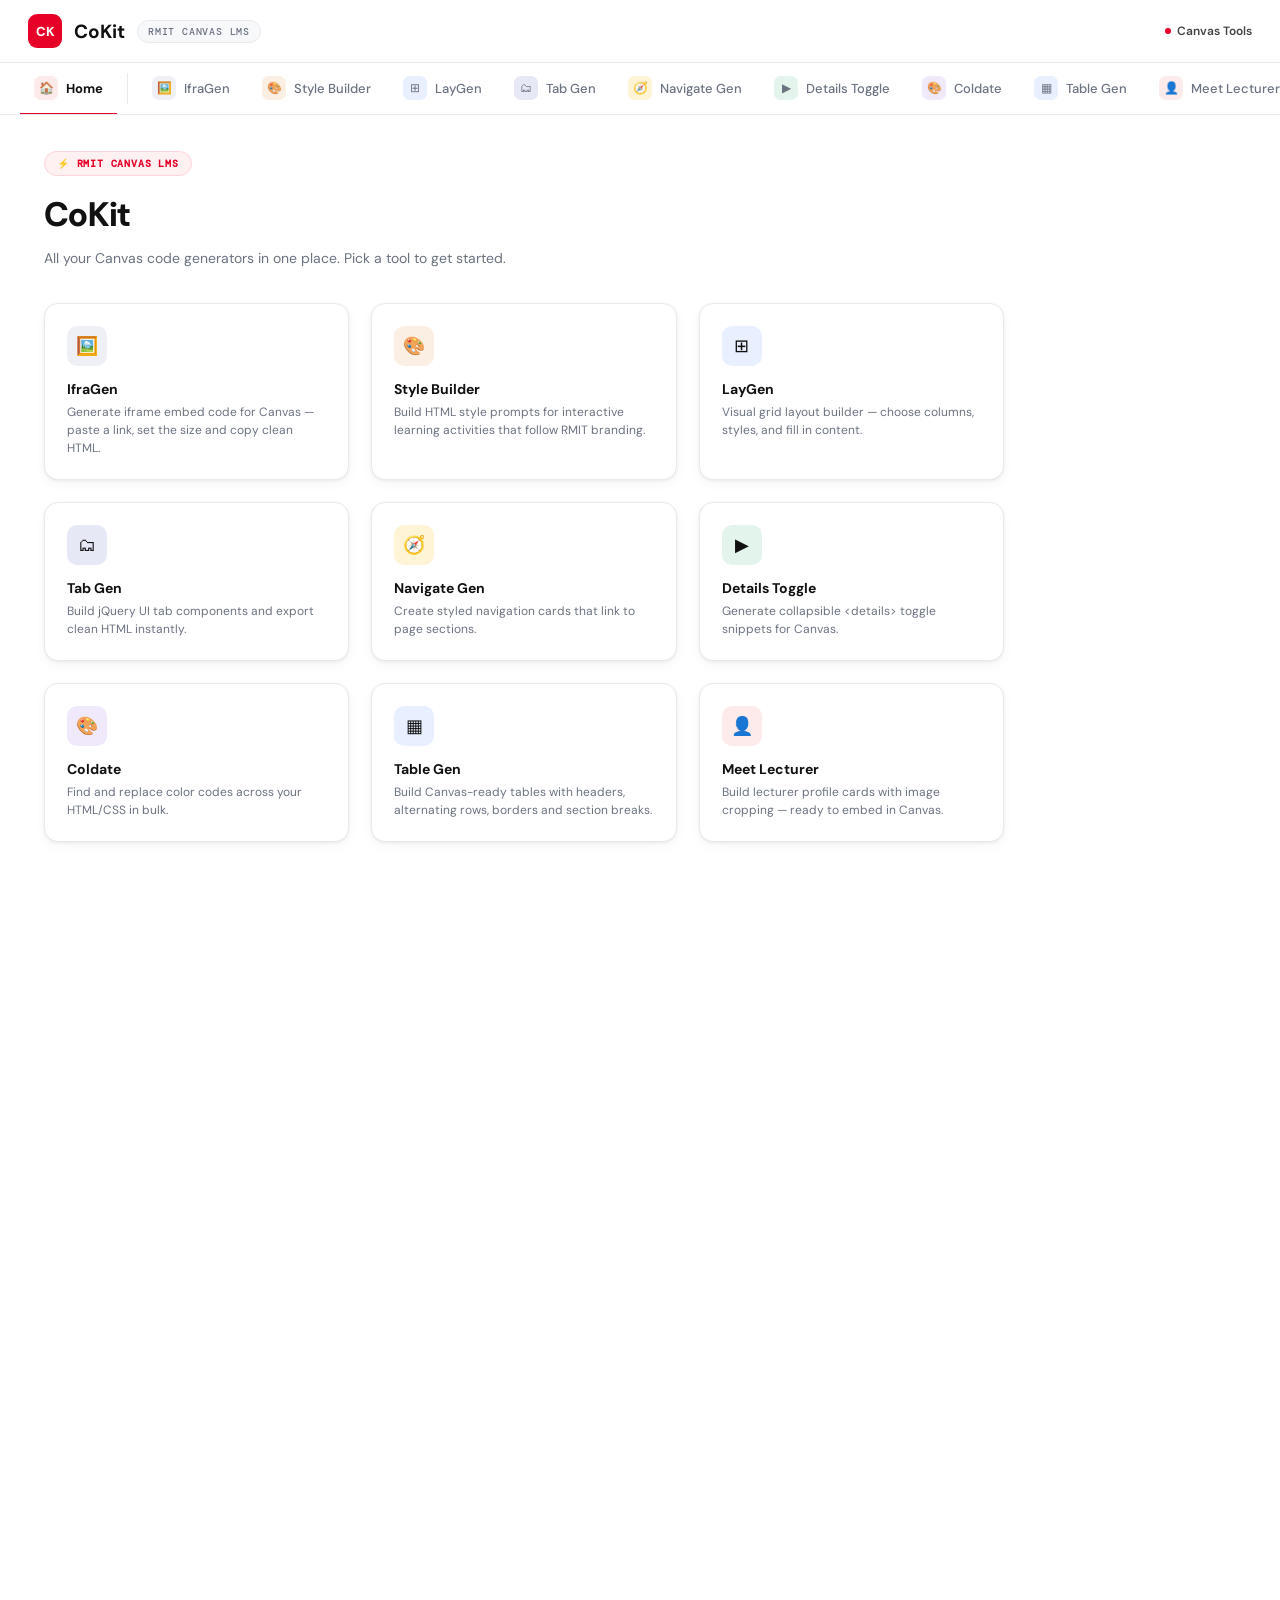
<file: index.html>
<!DOCTYPE html>
<html lang="en">
<head>
  <meta charset="UTF-8">
  <meta name="viewport" content="width=device-width, initial-scale=1">
  <title>CoKit — RMIT Canvas LMS</title>
  <link rel="icon" type="image/png" href="assets/img/rmit-logo.png">
  <link href="https://fonts.googleapis.com/css2?family=DM+Sans:wght@400;500;600;700;800&family=DM+Mono:wght@500&display=swap" rel="stylesheet">
  <link rel="stylesheet" href="assets/css/shell.css">
</head>
<body>
  <header>
    <a class="brand" href="#home"><span class="logo">CK</span><b>CoKit</b><span class="pill">RMIT Canvas LMS</span></a>
    <div class="status"><i></i>Canvas Tools</div>
  </header>

  <nav id="nav"></nav>

  <main>
    <section id="home">
      <span class="tag">⚡ RMIT Canvas LMS</span>
      <h1>CoKit</h1>
      <p class="lead">All your Canvas code generators in one place. Pick a tool to get started.</p>
      <div class="cards" id="cards"></div>
    </section>
    <div id="frames"></div>
  </main>

  <script src="features/registry.js"></script>
  <script src="assets/js/app.js"></script>
</body>
</html>
</file>
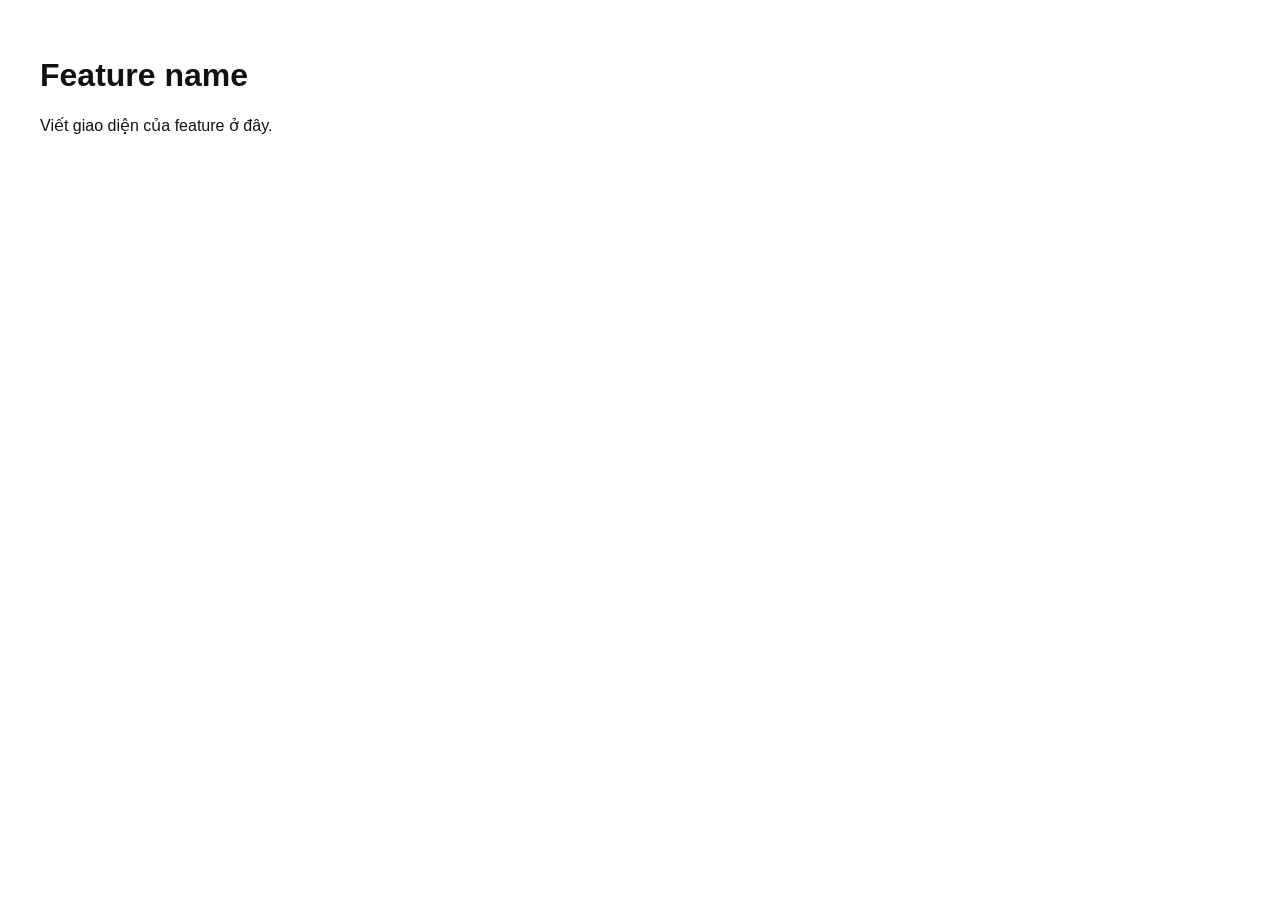
<file: features/_template/index.html>
<!DOCTYPE html>
<html lang="en">
<head>
  <meta charset="UTF-8">
  <meta name="viewport" content="width=device-width, initial-scale=1">
  <title>Feature name — CoKit</title>
  <link rel="stylesheet" href="style.css">
</head>
<body>
  <h1>Feature name</h1>
  <p>Viết giao diện của feature ở đây.</p>
  <script src="script.js"></script>
</body>
</html>
</file>
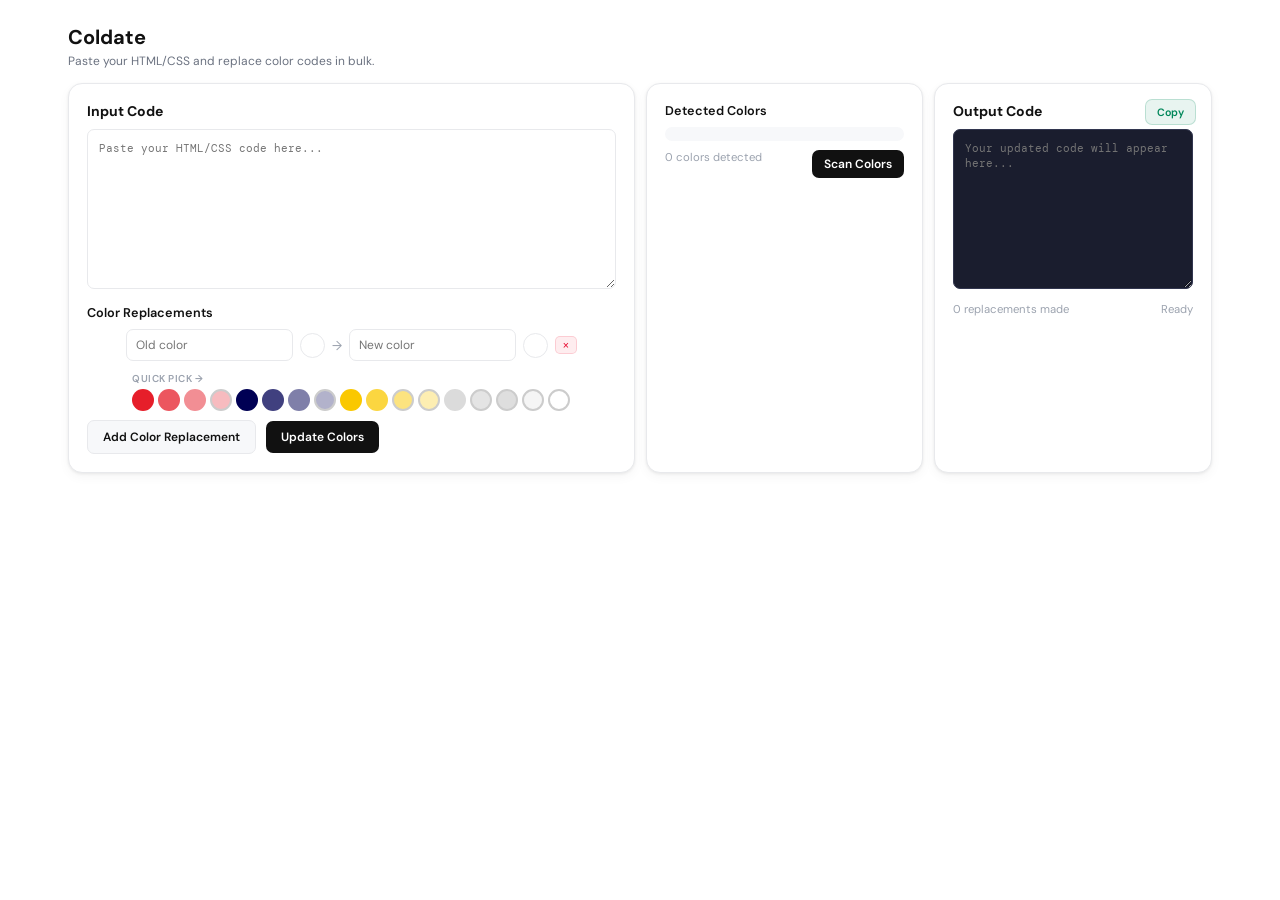
<file: features/coldate/index.html>
<!DOCTYPE html>
<html lang="en">
<head>
  <meta charset="UTF-8">
  <meta name="viewport" content="width=device-width, initial-scale=1.0">
  <title>Coldate — CoKit</title>
  <link rel="icon" type="image/png" href="../../assets/img/rmit-logo.png">
  <link href="https://fonts.googleapis.com/css2?family=DM+Mono:wght@400;500&family=DM+Sans:wght@400;500;600;700&display=swap" rel="stylesheet">
  <link rel="stylesheet" href="style.css">
</head>
<body>
<div class="page-shell">
<div class="content-shell">
<main class="main">

  <!-- ══════════ COLDATE PANEL ══════════ -->
  <div id="panel-coldate" class="panel active">
    <div class="cd-header">
      <h2>Coldate</h2>
      <p>Paste your HTML/CSS and replace color codes in bulk.</p>
    </div>
    <div class="cd-bento-grid">
      <div class="cd-bento-card bento-card cd-input-section">
        <h2>Input Code</h2>
        <textarea id="cd-inputCode" class="cd-textarea" placeholder="Paste your HTML/CSS code here..."></textarea>
        <h3>Color Replacements</h3>
        <div id="cd-colorPairsContainer"></div>
        <button id="cd-addColorBtn" class="cd-btn add-btn">Add Color Replacement</button>
        <button id="cd-processBtn" class="cd-btn">Update Colors</button>
      </div>
      <div class="cd-bento-card bento-card">
        <h3>Detected Colors</h3>
        <div id="cd-colorList" class="cd-color-list"></div>
        <div class="cd-stats">
          <span id="cd-colorCount">0 colors detected</span>
          <button id="cd-scanColorsBtn" class="cd-btn" style="padding:6px 12px;font-size:9pt;">Scan Colors</button>
        </div>
      </div>
      <div class="cd-bento-card bento-card cd-output-section">
        <h2>Output Code</h2>
        <textarea id="cd-outputCode" class="cd-output-textarea" readonly placeholder="Your updated code will appear here..."></textarea>
        <button id="cd-copyBtn" class="cd-copy-btn">Copy</button>
        <div class="cd-stats">
          <span id="cd-replaceCount">0 replacements made</span>
          <span id="cd-timeInfo">Ready</span>
        </div>
      </div>
    </div>
  </div>



</main>
</div>
</div>

<script src="script.js"></script>
</body>
</html>
</file>
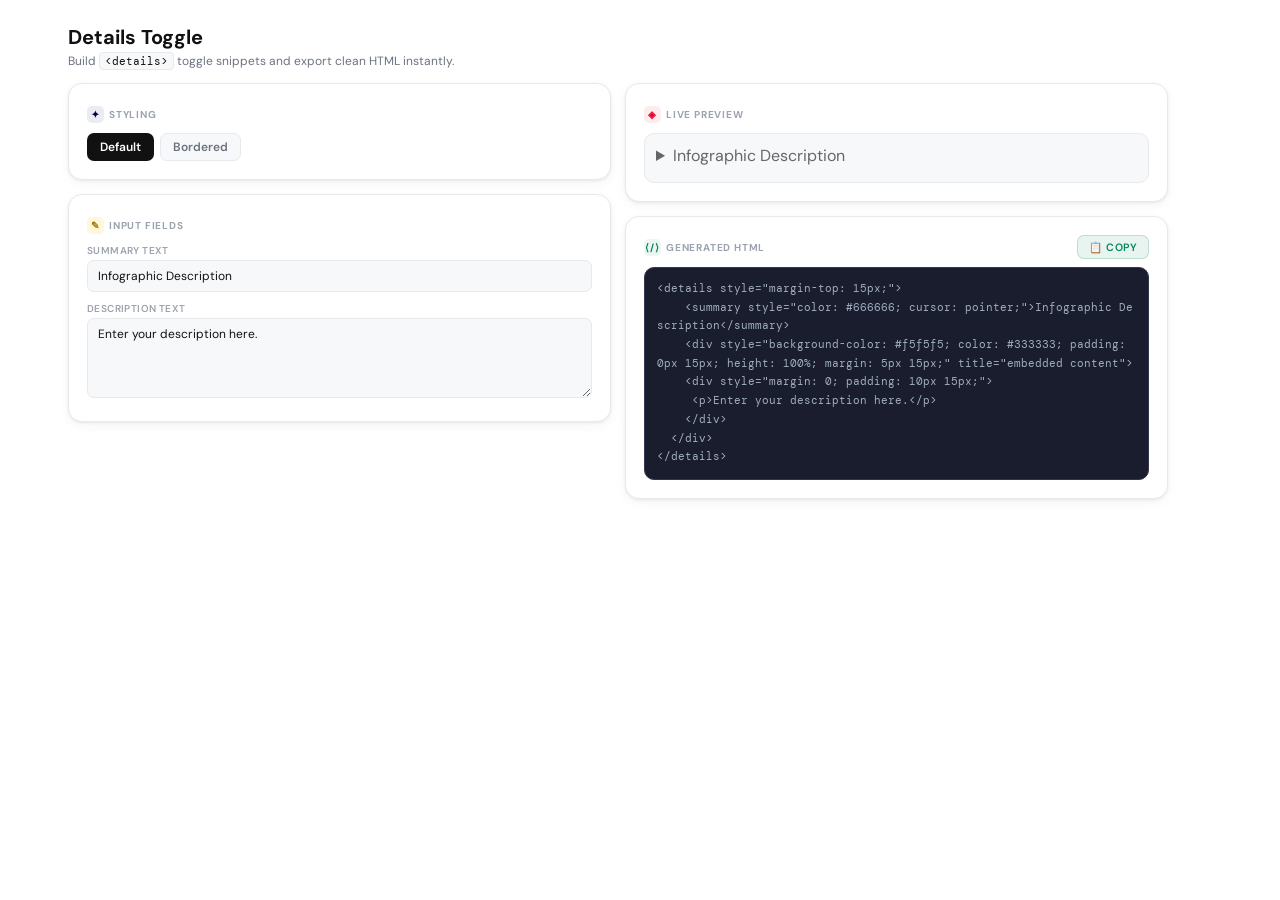
<file: features/details-toggle/index.html>
<!DOCTYPE html>
<html lang="en">
<head>
  <meta charset="UTF-8">
  <meta name="viewport" content="width=device-width, initial-scale=1.0">
  <title>Details Toggle — CoKit</title>
  <link rel="icon" type="image/png" href="../../assets/img/rmit-logo.png">
  <link href="https://fonts.googleapis.com/css2?family=DM+Mono:wght@400;500&family=DM+Sans:wght@400;500;600;700&display=swap" rel="stylesheet">
  <link rel="stylesheet" href="style.css">
</head>
<body>
<div class="page-shell">
<div class="content-shell">
<main class="main">

  <!-- ══════════ DETAILS TOGGLE PANEL ══════════ -->
  <div id="panel-details" class="panel active">
    <div class="dg-header">
      <h2>Details Toggle</h2>
      <p>Build <code>&lt;details&gt;</code> toggle snippets and export clean HTML instantly.</p>
    </div>
    <div class="dg-bento-grid">

      <!-- CỘT TRÁI: Styling + Input -->
      <div style="display:flex; flex-direction:column; gap:14px;">
        <div class="dg-bento-card bento-card">
          <div class="dg-card-label"><span class="dg-icon-badge dg-badge-navy">✦</span> Styling</div>
          <div class="dg-style-btns">
            <button class="dg-style-btn active" onclick="dgSetTemplate('default', this)">Default</button>
            <button class="dg-style-btn" onclick="dgSetTemplate('bordered', this)">Bordered</button>
          </div>
        </div>
        <div class="dg-bento-card bento-card">
          <div class="dg-card-label"><span class="dg-icon-badge dg-badge-gold">✎</span> Input Fields</div>
          <div class="dg-field">
            <label>Summary Text</label>
            <input type="text" id="dg-summary" class="ck-input" value="Infographic Description" oninput="dgUpdate()" placeholder="Enter summary text">
            <div class="dg-field-error" id="dg-summary-error"></div>
          </div>
          <div class="dg-field">
            <label>Description Text</label>
            <textarea id="dg-description" class="ck-textarea" rows="4" oninput="dgUpdate()" placeholder="Enter description">Enter your description here.</textarea>
          </div>
        </div>
      </div>

      <!-- CỘT PHẢI: Live Preview + Generated HTML -->
      <div style="display:flex; flex-direction:column; gap:14px;">
        <div class="dg-bento-card bento-card">
          <div class="dg-card-label"><span class="dg-icon-badge dg-badge-red">◈</span> Live Preview</div>
          <div class="dg-preview-wrap" id="dg-preview"></div>
        </div>
        <div class="dg-bento-card bento-card">
          <div class="dg-code-header">
            <div class="dg-card-label" style="margin-bottom:0;"><span class="dg-icon-badge dg-badge-green">⟨/⟩</span> Generated HTML</div>
            <button class="dg-btn-copy" id="dg-copyBtn" onclick="dgCopy()">📋 Copy</button>
          </div>
          <div class="dg-code-block" id="dg-codeBlock"><span class="dg-code-empty">Fill in the fields to generate code…</span></div>
        </div>
      </div>

    </div>
    <div class="dg-toast" id="dg-toast" style="display:none;"></div>
  </div>


</main>
</div>
</div>

<script src="script.js"></script>
</body>
</html>
</file>
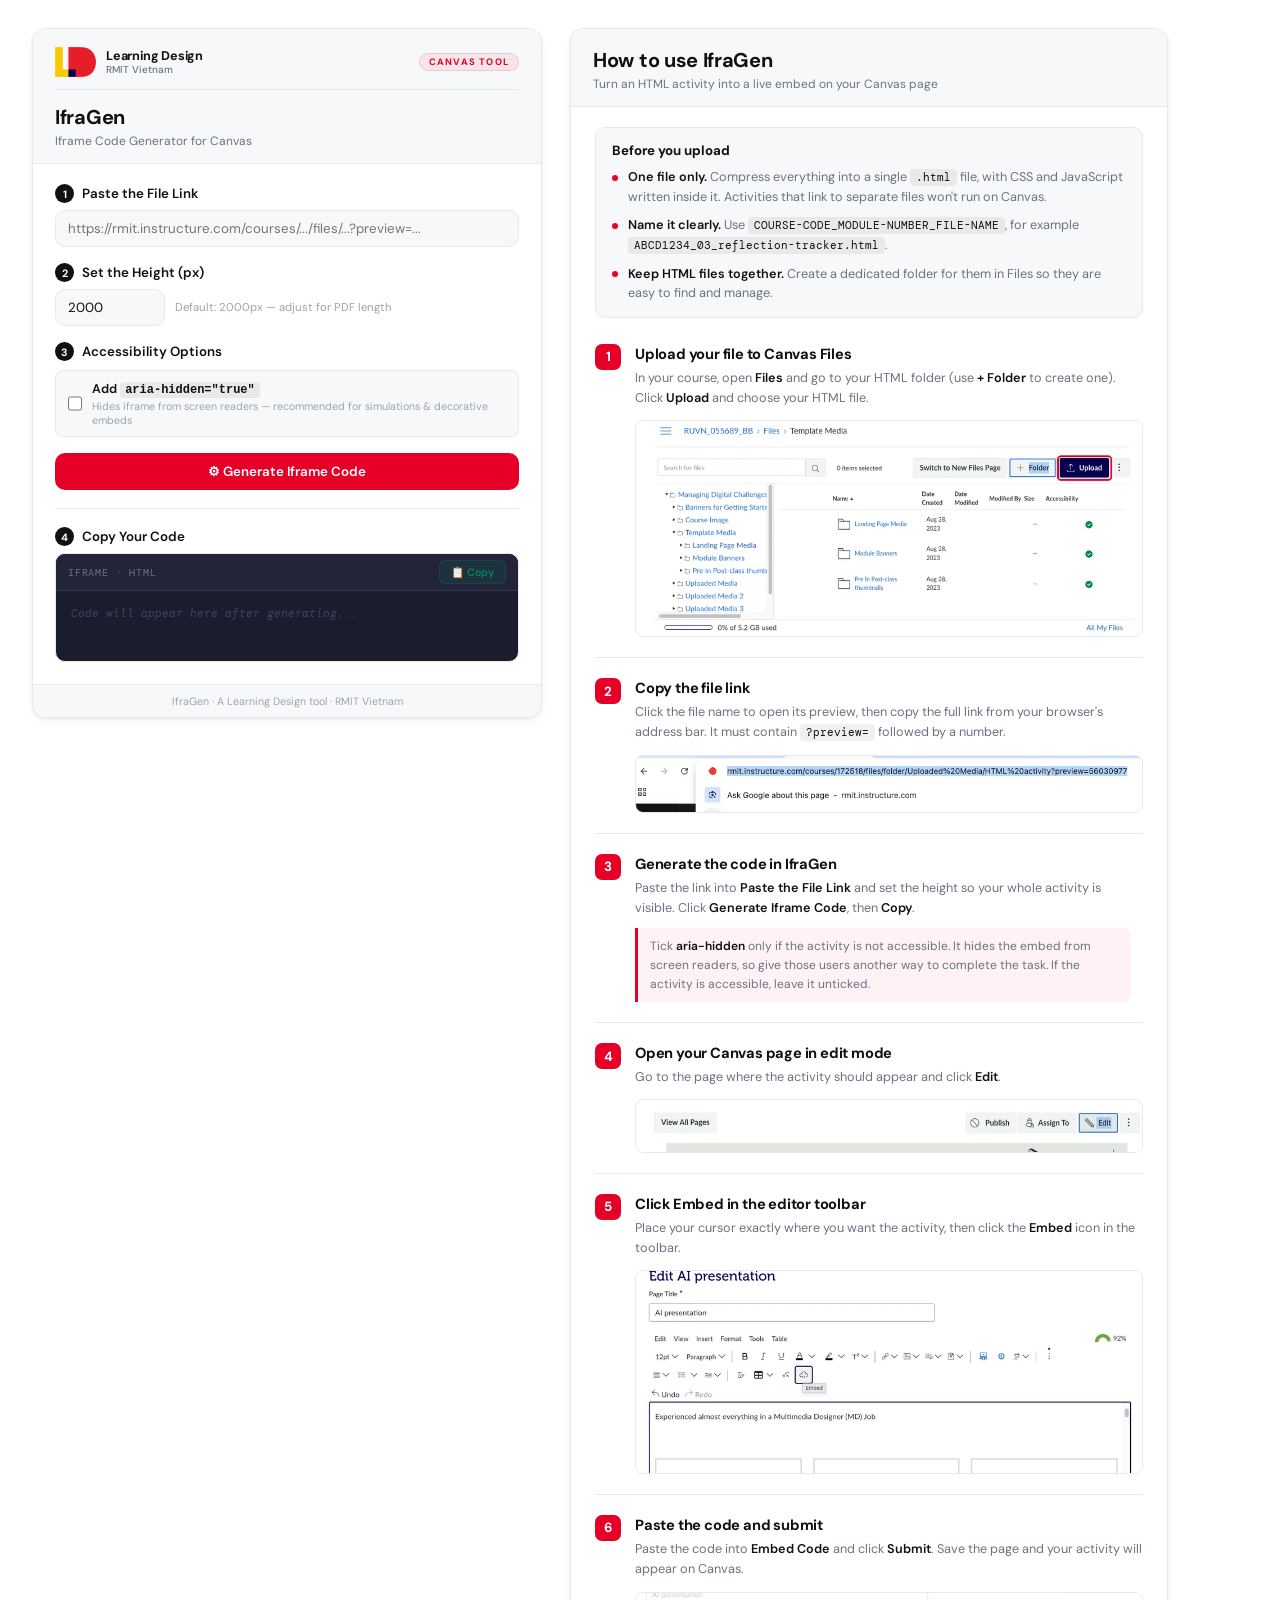
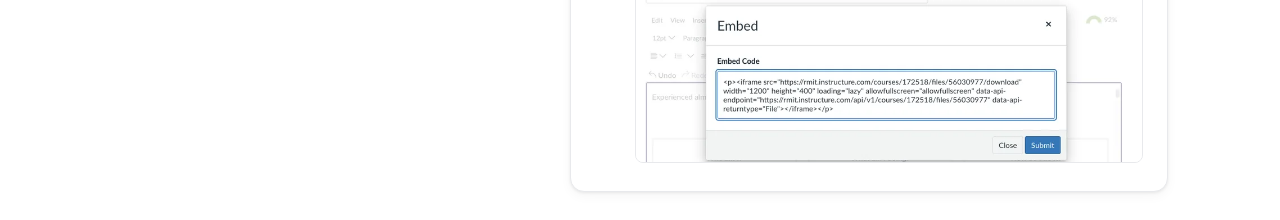
<file: features/ifragen/index.html>
<!DOCTYPE html>
<html lang="en">
<head>
  <meta charset="UTF-8">
  <meta name="viewport" content="width=device-width, initial-scale=1.0">
  <title>IfraGen — Learning Design | RMIT Vietnam</title>
  <link rel="icon" type="image/png" href="../../assets/img/rmit-logo.png">
  <link href="https://fonts.googleapis.com/css2?family=DM+Mono:wght@400;500&family=DM+Sans:wght@400;500;600;700&display=swap" rel="stylesheet">
  <link rel="stylesheet" href="style.css">
</head>
<body>
<div class="ifra-layout">

<div class="ifra-tool">
<div class="ck-card">
  <div class="ck-card-header">
    <div class="ck-brand">
      <img class="ck-brand-logo" src="../../assets/img/rmit-logo.png" alt="Learning Design logo">
      <div class="ck-brand-text">
        <span class="ck-brand-name">Learning Design</span>
        <span class="ck-brand-org">RMIT Vietnam</span>
      </div>
      <span class="ck-brand-tag">Canvas Tool</span>
    </div>
    <h2>IfraGen</h2>
    <p>Iframe Code Generator for Canvas</p>
  </div>

  <div class="ck-card-body gap-16">
    <div class="ck-step">
      <div class="ck-step-label">
        <div class="ck-step-num">1</div>
        <label for="ifra-fileLink">Paste the File Link</label>
      </div>
      <input type="text" id="ifra-fileLink" class="ck-input"
        placeholder="https://rmit.instructure.com/courses/.../files/...?preview=...">
    </div>

    <div class="ck-step">
      <div class="ck-step-label">
        <div class="ck-step-num">2</div>
        <label for="ifra-height">Set the Height (px)</label>
      </div>
      <div class="height-row">
        <input type="number" id="ifra-height" class="ck-input" value="2000" min="100" max="9999">
        <span class="height-hint">Default: 2000px — adjust for PDF length</span>
      </div>
    </div>

    <div class="ck-step">
      <div class="ck-step-label">
        <div class="ck-step-num">3</div>
        <label>Accessibility Options</label>
      </div>
      <div class="ck-options">
        <label class="ck-option" id="ifra-aria-label">
          <input type="checkbox" id="ifra-aria-hidden" onchange="ifraToggleAriaStyle(this);ifraGenerate()">
          <span class="ck-option-text">
            <span class="ck-option-title">Add <code>aria-hidden="true"</code></span>
            <span class="ck-option-desc">Hides iframe from screen readers — recommended for simulations &amp; decorative embeds</span>
          </span>
        </label>
      </div>
    </div>

    <button class="ck-btn-primary" onclick="ifraGenerate()">⚙ Generate Iframe Code</button>
    <div class="ck-error" id="ifra-error">⚠ Could not find Course ID or File ID. Please check the URL.</div>

    <div class="ck-divider"></div>

    <div class="ck-step">
      <div class="ck-step-label">
        <div class="ck-step-num">4</div>
        <label>Copy Your Code</label>
      </div>
      <div class="ck-output-box">
        <div class="ck-output-toolbar">
          <span>iframe · html</span>
          <button class="ck-btn-copy" id="ifra-copyBtn" onclick="ifraCopy()">📋 Copy</button>
        </div>
        <div class="ck-output-code empty" id="ifra-outputCode">Code will appear here after generating...</div>
      </div>
    </div>
  </div>

  <div class="ck-card-footer">IfraGen · A Learning Design tool · RMIT Vietnam</div>
</div>
</div><!-- /ifra-tool -->

<!-- GUIDE -->
<div class="ck-card gd-card">
  <div class="ck-card-header">
    <h2>How to use IfraGen</h2>
    <p>Turn an HTML activity into a live embed on your Canvas page</p>
  </div>

  <div class="gd-body">
    <div class="gd-prep">
      <div class="gd-prep-title">Before you upload</div>
      <ul>
        <li><strong>One file only.</strong> Compress everything into a single <span class="gd-code">.html</span> file, with CSS and JavaScript written inside it. Activities that link to separate files won't run on Canvas.</li>
        <li><strong>Name it clearly.</strong> Use <span class="gd-code">COURSE-CODE_MODULE-NUMBER_FILE-NAME</span>, for example <span class="gd-code">ABCD1234_03_reflection-tracker.html</span>.</li>
        <li><strong>Keep HTML files together.</strong> Create a dedicated folder for them in Files so they are easy to find and manage.</li>
      </ul>
    </div>

    <ol class="gd-steps">
      <li class="gd-step">
        <div class="gd-num">1</div>
        <div class="gd-step-body">
          <h3>Upload your file to Canvas Files</h3>
          <p>In your course, open <strong>Files</strong> and go to your HTML folder (use <strong>+ Folder</strong> to create one). Click <strong>Upload</strong> and choose your HTML file.</p>
          <figure class="gd-shot">
            <img src="images/image-02.webp" alt="Canvas Files page with the Upload button outlined in red, next to the + Folder button">
          </figure>
        </div>
      </li>

      <li class="gd-step">
        <div class="gd-num">2</div>
        <div class="gd-step-body">
          <h3>Copy the file link</h3>
          <p>Click the file name to open its preview, then copy the full link from your browser's address bar. It must contain <span class="gd-code">?preview=</span> followed by a number.</p>
          <figure class="gd-shot">
            <img src="images/image-03.webp" alt="Browser address bar showing a Canvas file link ending in ?preview= and a number">
          </figure>
        </div>
      </li>

      <li class="gd-step">
        <div class="gd-num">3</div>
        <div class="gd-step-body">
          <h3>Generate the code in IfraGen</h3>
          <p>Paste the link into <strong>Paste the File Link</strong> and set the height so your whole activity is visible. Click <strong>Generate Iframe Code</strong>, then <strong>Copy</strong>.</p>
          <div class="gd-note">Tick <strong>aria-hidden</strong> only if the activity is not accessible. It hides the embed from screen readers, so give those users another way to complete the task. If the activity is accessible, leave it unticked.</div>
        </div>
      </li>

      <li class="gd-step">
        <div class="gd-num">4</div>
        <div class="gd-step-body">
          <h3>Open your Canvas page in edit mode</h3>
          <p>Go to the page where the activity should appear and click <strong>Edit</strong>.</p>
          <figure class="gd-shot">
            <img src="images/image-04.webp" alt="Canvas page toolbar with the Edit button highlighted">
          </figure>
        </div>
      </li>

      <li class="gd-step">
        <div class="gd-num">5</div>
        <div class="gd-step-body">
          <h3>Click Embed in the editor toolbar</h3>
          <p>Place your cursor exactly where you want the activity, then click the <strong>Embed</strong> icon in the toolbar.</p>
          <figure class="gd-shot">
            <img src="images/image-05.webp" alt="Canvas page editor toolbar with the Embed icon highlighted and its tooltip showing">
          </figure>
        </div>
      </li>

      <li class="gd-step">
        <div class="gd-num">6</div>
        <div class="gd-step-body">
          <h3>Paste the code and submit</h3>
          <p>Paste the code into <strong>Embed Code</strong> and click <strong>Submit</strong>. Save the page and your activity will appear on Canvas.</p>
          <figure class="gd-shot">
            <img src="images/image-06.webp" alt="Canvas Embed dialog with the iframe code pasted into the Embed Code box and a Submit button">
          </figure>
        </div>
      </li>
    </ol>
  </div>
</div>

</div><!-- /ifra-layout -->

<script src="script.js"></script>
</body>
</html>
</file>
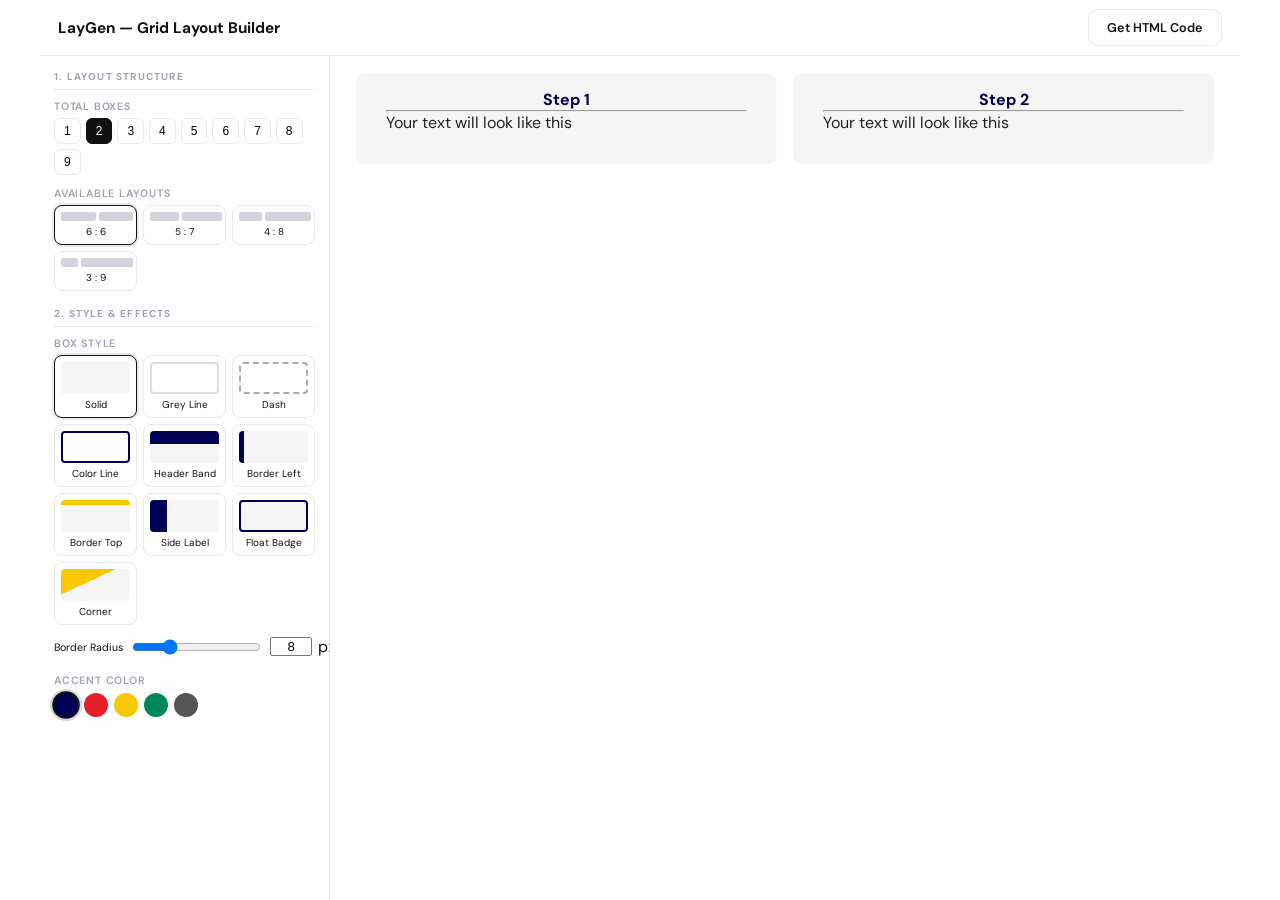
<file: features/laygen/index.html>
<!DOCTYPE html>
<html lang="en">
<head>
  <meta charset="UTF-8">
  <meta name="viewport" content="width=device-width, initial-scale=1.0">
  <title>LayGen — CoKit</title>
  <link rel="icon" type="image/png" href="../../assets/img/rmit-logo.png">
  <link href="https://fonts.googleapis.com/css2?family=DM+Mono:wght@400;500&family=DM+Sans:wght@400;500;600;700&display=swap" rel="stylesheet">
  <link rel="stylesheet" href="style.css">
</head>
<body>
<div class="page-shell">
<div class="content-shell">
<main class="main">

  <!-- ══════════ LAYGEN PANEL ══════════ -->
  <div id="panel-laygen" class="panel active">
    <div class="lg-header">
      <h2>LayGen — Grid Layout Builder</h2>
      <button id="lg-get-code-button" class="ck-btn-secondary" onclick="lgOpenModal()" style="padding:9px 18px;">Get HTML Code</button>
    </div>
    <div class="lg-body">
      <aside id="lg-control-panel">
        <section class="lg-panel-section">
          <h2 class="lg-panel-title">1. Layout Structure</h2>
          <div class="lg-form-group"><label>Total Boxes</label><div id="lg-box-count-selector" class="lg-selector-group"></div></div>
          <div class="lg-form-group"><label>Available Layouts</label><div id="lg-layout-selector" class="lg-layout-tiles"></div></div>
        </section>
        <section class="lg-panel-section">
          <h2 class="lg-panel-title">2. Style & Effects</h2>
          <div class="lg-form-group"><label>Box Style</label><div id="lg-style-selector" class="lg-style-tiles"></div></div>
          <div id="lg-style-customization-section" class="lg-form-group">
            <div id="lg-border-width-control" class="lg-slider-control"><label>Border Width</label><input type="range" id="lg-border-width-slider" min="1" max="10"><input type="number" id="lg-border-width-input" min="1" max="10"><span>px</span></div>
            <div id="lg-border-radius-control" class="lg-slider-control"><label>Border Radius</label><input type="range" id="lg-border-radius-slider" min="0" max="30"><input type="number" id="lg-border-radius-input" min="0" max="30"><span>px</span></div>
          </div>
        </section>
        <section id="lg-color-section" class="lg-panel-section">
          <label>Accent Color</label>
          <div class="lg-color-picker" id="lg-color-picker">
            <div class="lg-color-dot active" data-palette="navy"  title="Navy"   style="background:#000054;" onclick="lgSetColor('navy',this)"></div>
            <div class="lg-color-dot"        data-palette="red"   title="Red"    style="background:#e61e2a;" onclick="lgSetColor('red',this)"></div>
            <div class="lg-color-dot"        data-palette="yellow"title="Yellow" style="background:#fac800;" onclick="lgSetColor('yellow',this)"></div>
            <div class="lg-color-dot"        data-palette="green" title="Green"  style="background:#00875a;" onclick="lgSetColor('green',this)"></div>
            <div class="lg-color-dot"        data-palette="grey"  title="Grey"   style="background:#555555;" onclick="lgSetColor('grey',this)"></div>
          </div>
        </section>

        <section id="lg-content-section" class="lg-panel-section" style="display:none;">
          <h2 id="lg-content-section-title" class="lg-panel-title">3. Content</h2>
          <div class="lg-form-group"><label>Title</label><input type="text" id="lg-content-title-input" class="lg-input-text"></div>
          <div class="lg-form-group"><label>Description</label><textarea id="lg-content-desc-input" class="lg-textarea" rows="4"></textarea></div>
          <div class="lg-form-group"><label class="lg-checkbox-label"><input type="checkbox" id="lg-hide-box-checkbox"> Hide content & style for this box</label></div>
        </section>
      </aside>
      <div id="lg-preview-canvas"></div>
    </div>
  </div>
  <div id="lg-code-modal" class="lg-modal-overlay">
    <div class="lg-modal-content">
      <div class="lg-modal-header"><h3>Get HTML Code</h3><button id="lg-close-modal-button" class="lg-close-button">&times;</button></div>
      <div class="lg-modal-body"><p class="instruction"><strong>Code selected. Press Ctrl+C to copy.</strong></p><textarea id="lg-generated-code-textarea" readonly></textarea></div>
      <div class="lg-modal-footer">
        <button id="lg-copy-code-button" class="lg-btn btn-primary">Copy Code</button>
        <button id="lg-switch-code-type-button" class="lg-btn btn-secondary">Switch to Layout Only</button>
      </div>
    </div>
  </div>


</main>
</div>
</div>

<script src="script.js"></script>
</body>
</html>
</file>
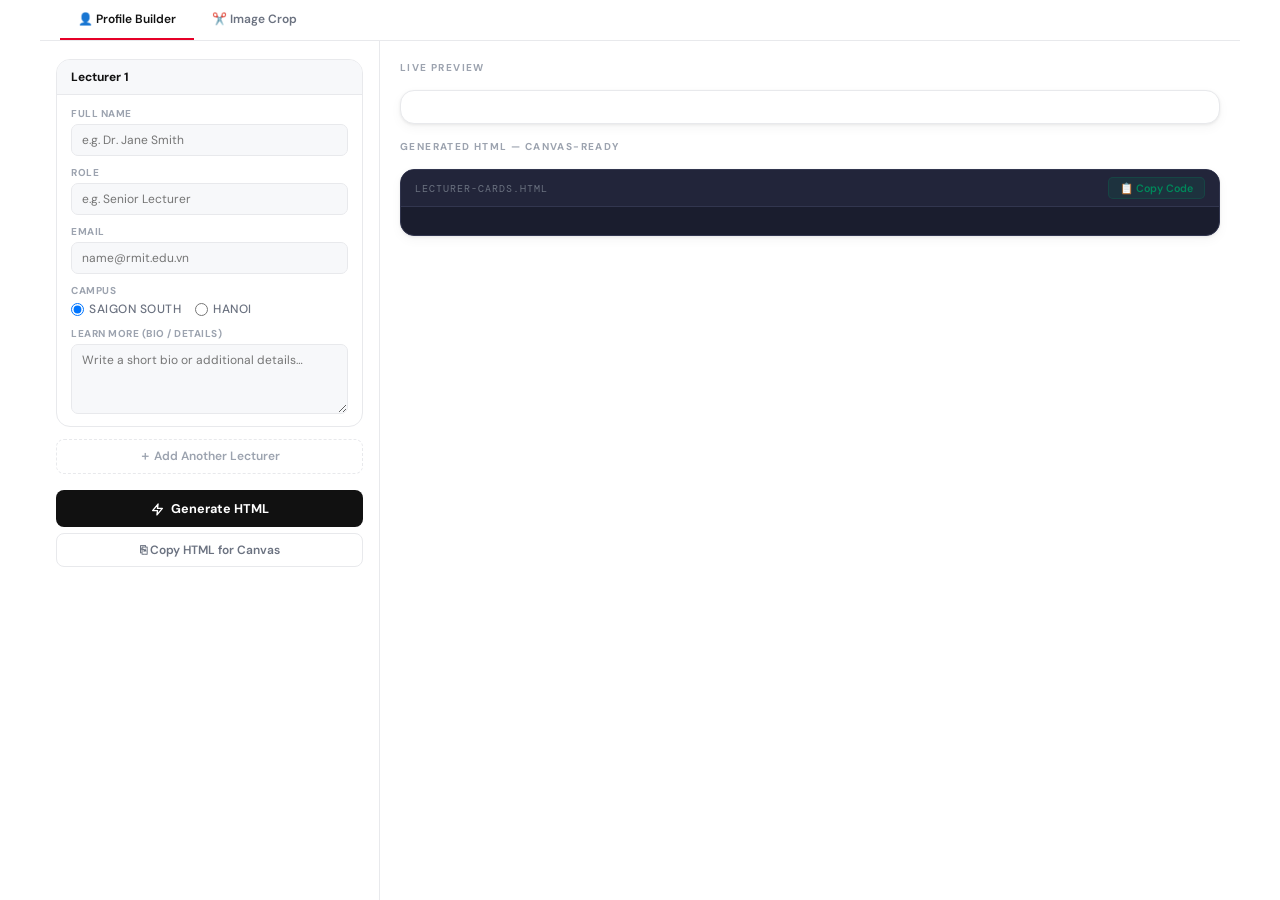
<file: features/meet-lecturer/index.html>
<!DOCTYPE html>
<html lang="en">
<head>
  <meta charset="UTF-8">
  <meta name="viewport" content="width=device-width, initial-scale=1.0">
  <title>Meet Lecturer — CoKit</title>
  <link rel="icon" type="image/png" href="../../assets/img/rmit-logo.png">
  <link href="https://fonts.googleapis.com/css2?family=DM+Mono:wght@400;500&family=DM+Sans:wght@400;500;600;700&display=swap" rel="stylesheet">
  <link rel="stylesheet" href="style.css">
</head>
<body>
<div class="page-shell">
<div class="content-shell">
<main class="main">

  <!-- ══════════ MEET LECTURER PANEL ══════════ -->
  <div id="panel-meetlecturer" class="panel active">

    <!-- Inner tab bar -->
    <div class="ml-tabs">
      <div class="ml-tab active" onclick="mlSwitchTab('builder', this)">👤 Profile Builder</div>
      <div class="ml-tab" onclick="mlSwitchTab('crop', this)">✂️ Image Crop</div>
    </div>

    <!-- ── PANE 1: Profile Builder ── -->
    <div class="ml-pane active" id="ml-pane-builder">
      <div class="ml-builder">

        <!-- Left: form controls -->
        <div class="ml-form-scroll">
          <div id="ml-profile-forms"></div>
          <button class="ml-add-btn" onclick="mlAddProfile()">＋ Add Another Lecturer</button>
          <div class="ml-action-btns">
            <button class="ml-gen-btn" onclick="mlGenerate()">
              <svg width="13" height="13" viewBox="0 0 24 24" fill="none" stroke="currentColor" stroke-width="2.5" stroke-linecap="round" stroke-linejoin="round" style="vertical-align:middle;margin-right:4px;"><polyline points="13 2 3 14 12 14 11 22 21 10 12 10 13 2"/></svg>
              Generate HTML
            </button>
            <button class="ml-copy-btn" id="ml-copy-sidebar" onclick="mlCopy()">⎘ Copy HTML for Canvas</button>
          </div>
        </div>

        <!-- Right: preview + code -->
        <div class="ml-right">
          <div class="ml-preview-label">Live Preview</div>
          <div class="ml-preview-wrap">
            <div id="ml-preview-output" style="display:flex;flex-wrap:wrap;gap:16px;"></div>
          </div>
          <div class="ml-preview-label">Generated HTML — Canvas-ready</div>
          <div class="ml-code-wrap">
            <div class="ml-code-toolbar">
              <span>lecturer-cards.html</span>
              <button class="ml-code-copy-btn" id="ml-code-copy-btn" onclick="mlCopy()">📋 Copy Code</button>
            </div>
            <div id="ml-code-output"></div>
          </div>
        </div>

      </div>
    </div>

    <!-- ── PANE 2: Image Crop ── -->
    <div class="ml-pane" id="ml-pane-crop">
      <div class="ml-crop-pane">

        <div class="ml-crop-left">
          <div class="ml-result-label">Upload &amp; Position</div>
          <div class="ml-crop-canvas-wrap" id="ml-crop-container">
            <div class="ml-crop-placeholder">
              <span class="icon">🖼</span>
              <span>Upload an image to start</span>
            </div>
          </div>
          <div class="ml-crop-controls">
            <label class="ml-upload-label" for="ml-image-upload">
              ⬆ Upload Image
              <input type="file" id="ml-image-upload" accept="image/*" style="display:none;">
            </label>
            <button class="ml-crop-btn" id="ml-crop-btn" onclick="mlCropImage()">✂ Crop to 250×250</button>
            <p class="ml-crop-hint">Drag the image to position it inside the 250×250 frame, then click Crop.</p>
          </div>
        </div>

        <div class="ml-crop-right">
          <div class="ml-result-label">Result</div>
          <div class="ml-result-wrap" id="ml-crop-result">
            <p style="color:var(--text-mute);font-size:9pt;">Cropped image will appear here.</p>
          </div>
        </div>

      </div>
    </div>

  </div><!-- /panel-meetlecturer -->

</main>
</div>
</div>

<script src="script.js"></script>
</body>
</html>
</file>
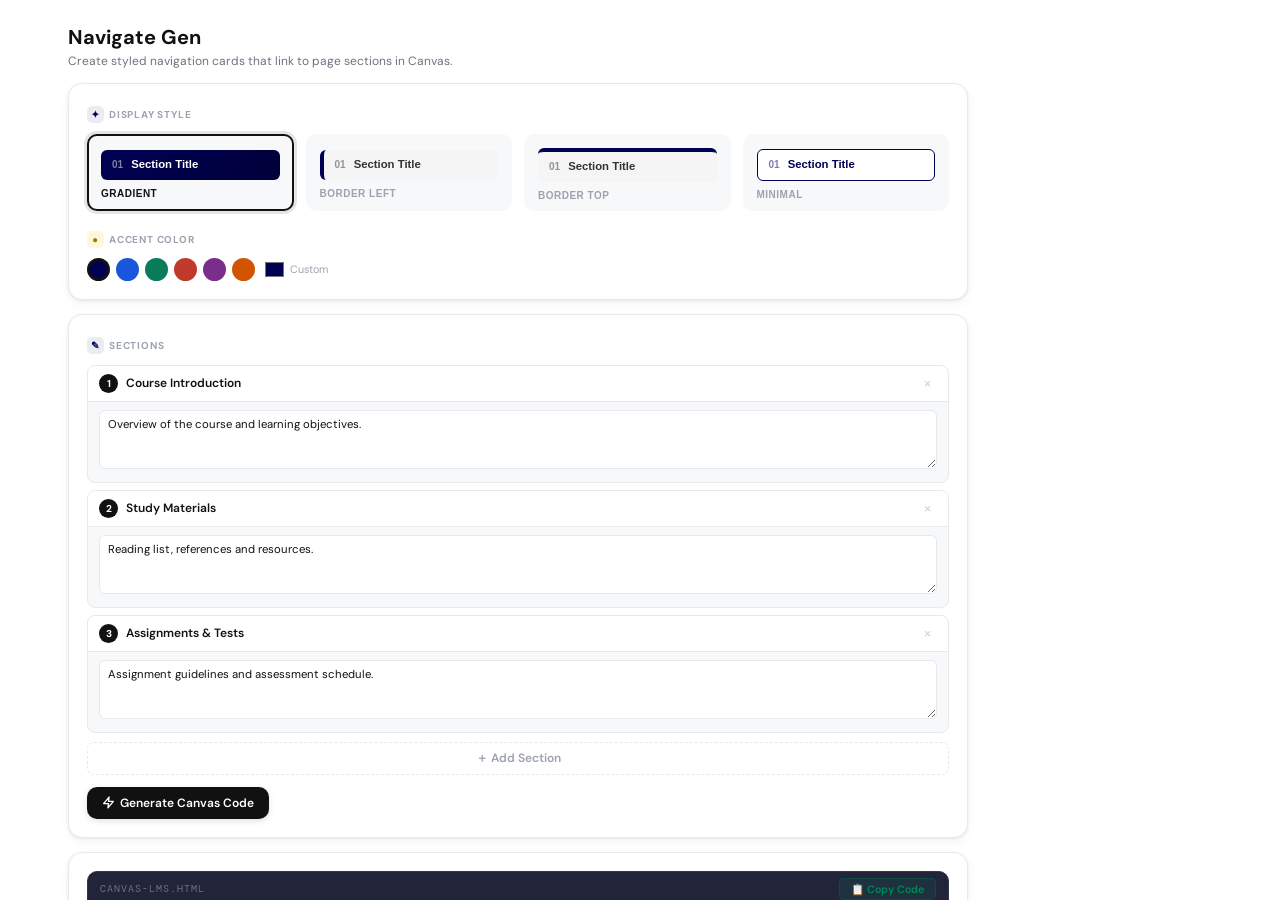
<file: features/navgen/index.html>
<!DOCTYPE html>
<html lang="en">
<head>
  <meta charset="UTF-8">
  <meta name="viewport" content="width=device-width, initial-scale=1.0">
  <title>Navigate Gen — CoKit</title>
  <link rel="icon" type="image/png" href="../../assets/img/rmit-logo.png">
  <link href="https://fonts.googleapis.com/css2?family=DM+Mono:wght@400;500&family=DM+Sans:wght@400;500;600;700&display=swap" rel="stylesheet">
  <link rel="stylesheet" href="style.css">
</head>
<body>
<div class="page-shell">
<div class="content-shell">
<main class="main">

  <!-- ══════════ NAVIGATE GENERATOR PANEL ══════════ -->
  <div id="panel-navgen" class="panel active">
    <div class="ng-header">
      <h2>Navigate Gen</h2>
      <p>Create styled navigation cards that link to page sections in Canvas.</p>
    </div>
    <div class="ng-bento-grid">

      <!-- Style -->
      <div class="ng-bento-card bento-card full-width">
        <div class="ng-card-label"><span class="ng-icon-badge ng-badge-navy">✦</span> Display Style</div>
        <div class="ng-style-grid" id="ng-styleGrid">
          <button class="ng-style-btn active" data-style="gradient" onclick="ngSetStyle(this)">
            <div class="ng-style-preview">
              <div class="preview-nav-card"><span class="preview-num">01</span> Section Title</div>
            </div>
            <span class="ng-style-label">Gradient</span>
          </button>
          <button class="ng-style-btn" data-style="border-left" onclick="ngSetStyle(this)">
            <div class="ng-style-preview">
              <div class="preview-nav-card"><span class="preview-num">01</span> Section Title</div>
            </div>
            <span class="ng-style-label">Border Left</span>
          </button>
          <button class="ng-style-btn" data-style="border-top" onclick="ngSetStyle(this)">
            <div class="ng-style-preview">
              <div class="preview-nav-card"><span class="preview-num">01</span> Section Title</div>
            </div>
            <span class="ng-style-label">Border Top</span>
          </button>
          <button class="ng-style-btn" data-style="minimal" onclick="ngSetStyle(this)">
            <div class="ng-style-preview">
              <div class="preview-nav-card"><span class="preview-num">01</span> Section Title</div>
            </div>
            <span class="ng-style-label">Minimal</span>
          </button>
        </div>
        <div style="margin-top:16px;">
          <div class="ng-card-label" style="margin-bottom:10px;"><span class="ng-icon-badge ng-badge-gold">●</span> Accent Color</div>
          <div class="ng-color-row">
            <div class="ng-color-swatch active" style="background:#000054;" data-color="#000054" onclick="ngSetColor(this)"></div>
            <div class="ng-color-swatch" style="background:#1a56db;" data-color="#1a56db" onclick="ngSetColor(this)"></div>
            <div class="ng-color-swatch" style="background:#0a7c59;" data-color="#0a7c59" onclick="ngSetColor(this)"></div>
            <div class="ng-color-swatch" style="background:#c0392b;" data-color="#c0392b" onclick="ngSetColor(this)"></div>
            <div class="ng-color-swatch" style="background:#7b2d8b;" data-color="#7b2d8b" onclick="ngSetColor(this)"></div>
            <div class="ng-color-swatch" style="background:#d35400;" data-color="#d35400" onclick="ngSetColor(this)"></div>
            <div class="ng-custom-color-wrap">
              <input type="color" id="ng-customColor" value="#000054" oninput="ngSetCustomColor(this)">
              <label for="ng-customColor">Custom</label>
            </div>
          </div>
        </div>
      </div>


      <!-- Sections -->
      <div class="ng-bento-card bento-card full-width">
        <div class="ng-card-label"><span class="ng-icon-badge ng-badge-navy">✎</span> Sections</div>
        <div class="ng-sections-list" id="ng-sectionsList"></div>
        <button class="ng-btn-add-section" onclick="ngAddSection()">＋ Add Section</button>
        <div class="ng-action-row">
          <button class="ng-btn-primary" onclick="ngGenerate()">
            <svg width="13" height="13" viewBox="0 0 24 24" fill="none" stroke="currentColor" stroke-width="2.5" stroke-linecap="round" stroke-linejoin="round"><polyline points="13 2 3 14 12 14 11 22 21 10 12 10 13 2"/></svg>
            Generate Canvas Code
          </button>
        </div>
      </div>

      <!-- Code Output -->
      <div class="ng-bento-card bento-card full-width">
        <div class="ng-code-output-box">
          <div class="ng-code-toolbar">
            <span>canvas-lms.html</span>
            <button class="ng-btn-copy" id="ng-copyBtn" onclick="ngCopyCode()">📋 Copy Code</button>
          </div>
          <div class="ng-code-content" id="ng-codeOutput"><!-- code will appear here after generating --></div>
        </div>
      </div>

    </div>
  </div>


</main>
</div>
</div>

<script src="script.js"></script>
</body>
</html>
</file>
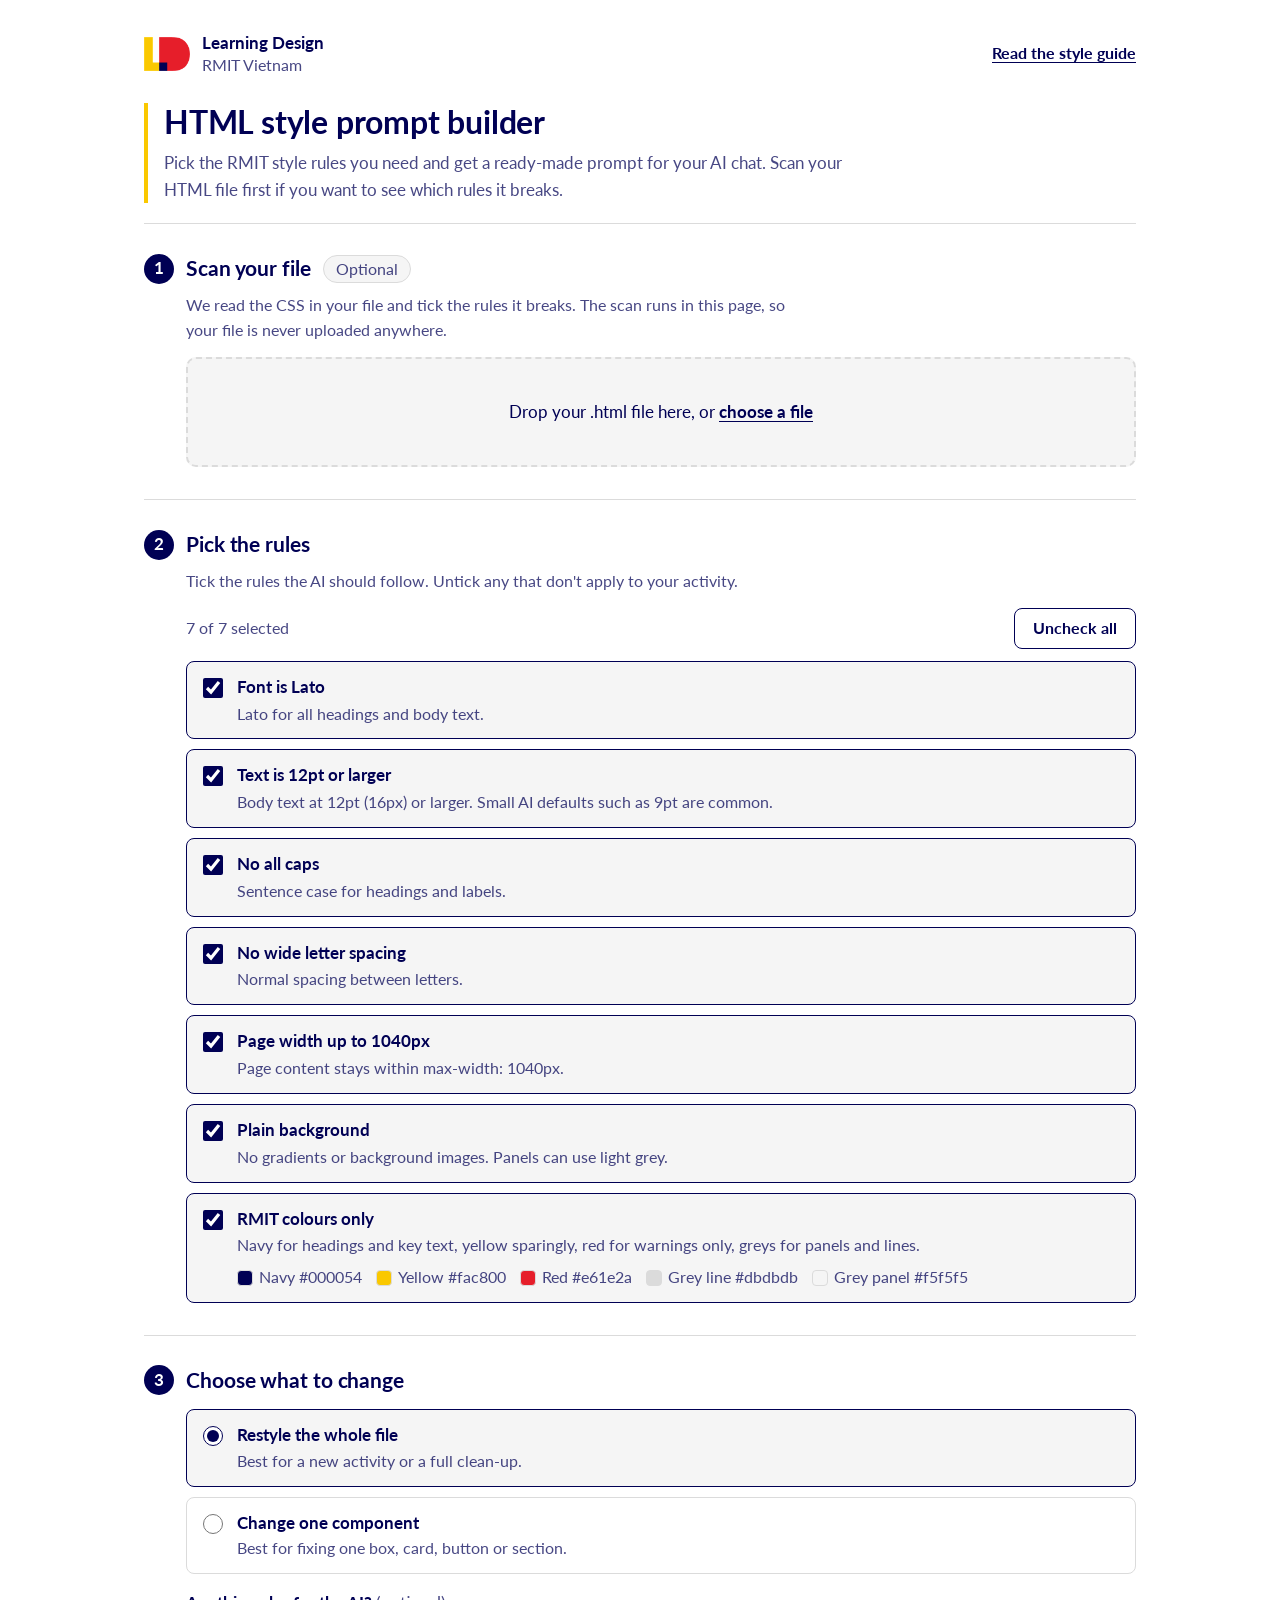
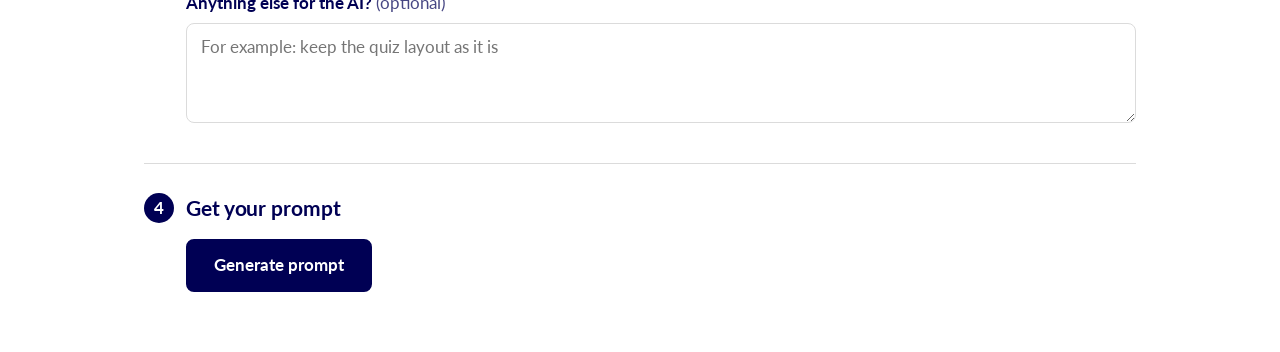
<file: features/style-builder/index.html>
<!DOCTYPE html>
<html lang="en">
<head>
  <meta charset="UTF-8">
  <meta name="viewport" content="width=device-width, initial-scale=1.0">
  <title>HTML style prompt builder — Learning Design | RMIT Vietnam</title>
  <link rel="icon" type="image/png" href="../../assets/img/rmit-logo.png">
  <link href="https://fonts.googleapis.com/css2?family=Lato:wght@400;700&display=swap" rel="stylesheet">
  <link rel="stylesheet" href="style.css">
</head>
<body>
<main class="page">

  <header class="top">
    <div class="brand">
      <img class="brand-logo" src="../../assets/img/rmit-logo.png" alt="Learning Design logo">
      <div class="brand-text">
        <span class="brand-name">Learning Design</span>
        <span class="brand-org">RMIT Vietnam</span>
      </div>
    </div>
    <a class="guide-link" href="https://duyrmit.github.io/acticities/activities/html-guide-and-tips/" target="_blank" rel="noopener">Read the style guide</a>
  </header>

  <div class="intro">
    <h1>HTML style prompt builder</h1>
    <p>Pick the RMIT style rules you need and get a ready-made prompt for your AI chat. Scan your HTML file first if you want to see which rules it breaks.</p>
  </div>

  <!-- STEP 1 -->
  <section class="step" aria-labelledby="h-scan">
    <div class="step-head"><span class="num" aria-hidden="true">1</span><h2 id="h-scan">Scan your file</h2><span class="tag">Optional</span></div>
    <p class="step-desc">We read the CSS in your file and tick the rules it breaks. The scan runs in this page, so your file is never uploaded anywhere.</p>
    <div class="step-body">
      <label class="drop" id="drop">
        <input type="file" id="file" accept=".html,.htm,text/html">
        <span>Drop your .html file here, or <span class="drop-link">choose a file</span></span>
      </label>
      <div class="file-bar" id="fileBar" hidden>
        <span class="file-name" id="fileName"></span>
        <button type="button" class="btn-text" id="clearScan">Clear scan</button>
      </div>
      <div class="scan-summary" id="scanSummary" role="status" hidden></div>
    </div>
  </section>

  <!-- STEP 2 -->
  <section class="step" aria-labelledby="h-rules">
    <div class="step-head"><span class="num" aria-hidden="true">2</span><h2 id="h-rules">Pick the rules</h2></div>
    <p class="step-desc">Tick the rules the AI should follow. Untick any that don't apply to your activity.</p>
    <div class="step-body">
      <div class="rules-toolbar">
        <span class="sel-count" id="selCount" aria-live="polite"></span>
        <button type="button" class="btn-secondary" id="toggleAll"></button>
      </div>
      <div id="rules"></div>
    </div>
  </section>

  <!-- STEP 3 -->
  <section class="step" aria-labelledby="h-mode">
    <div class="step-head"><span class="num" aria-hidden="true">3</span><h2 id="h-mode">Choose what to change</h2></div>
    <div class="step-body" style="margin-top:12px;">
      <div class="modes" role="radiogroup" aria-labelledby="h-mode">
        <label class="mode on" id="mode-whole">
          <input type="radio" name="mode" value="whole" checked>
          <span><span class="mode-title">Restyle the whole file</span><span class="mode-help">Best for a new activity or a full clean-up.</span></span>
        </label>
        <label class="mode" id="mode-comp">
          <input type="radio" name="mode" value="component">
          <span><span class="mode-title">Change one component</span><span class="mode-help">Best for fixing one box, card, button or section.</span></span>
        </label>
      </div>

      <div class="field" id="compField" hidden>
        <label for="what">What should change in this component?</label>
        <textarea id="what" rows="2" placeholder="For example: the card background colour"></textarea>
        <p class="hint">Not sure how to copy one component? See <a href="https://duyrmit.github.io/acticities/activities/html-guide-and-tips/#inspect" target="_blank" rel="noopener">Using Inspect</a> in the style guide.</p>
      </div>

      <div class="field">
        <label for="notes">Anything else for the AI? <span style="font-weight:400;color:var(--text-sec);">(optional)</span></label>
        <textarea id="notes" rows="3" placeholder="For example: keep the quiz layout as it is"></textarea>
      </div>
    </div>
  </section>

  <!-- STEP 4 -->
  <section class="step" aria-labelledby="h-out">
    <div class="step-head"><span class="num" aria-hidden="true">4</span><h2 id="h-out">Get your prompt</h2></div>
    <div class="step-body" style="margin-top:14px;">
      <button type="button" class="btn-primary" id="generate">Generate prompt</button>
      <div class="error-msg" id="err" role="alert" hidden></div>

      <div class="output" id="output" hidden>
        <div class="output-bar">
          <strong>Your prompt</strong>
          <button type="button" class="btn-secondary" id="copyBtn">Copy prompt</button>
        </div>
        <div class="output-text" id="outText" tabindex="0"></div>
      </div>
      <p class="output-help" id="outHelp" hidden>Paste this into your AI chat, then paste your HTML underneath or attach the file. Check the result in a browser before you upload it to Canvas.</p>
    </div>
  </section>

</main>

<script src="script.js"></script>
</body>
</html>
</file>
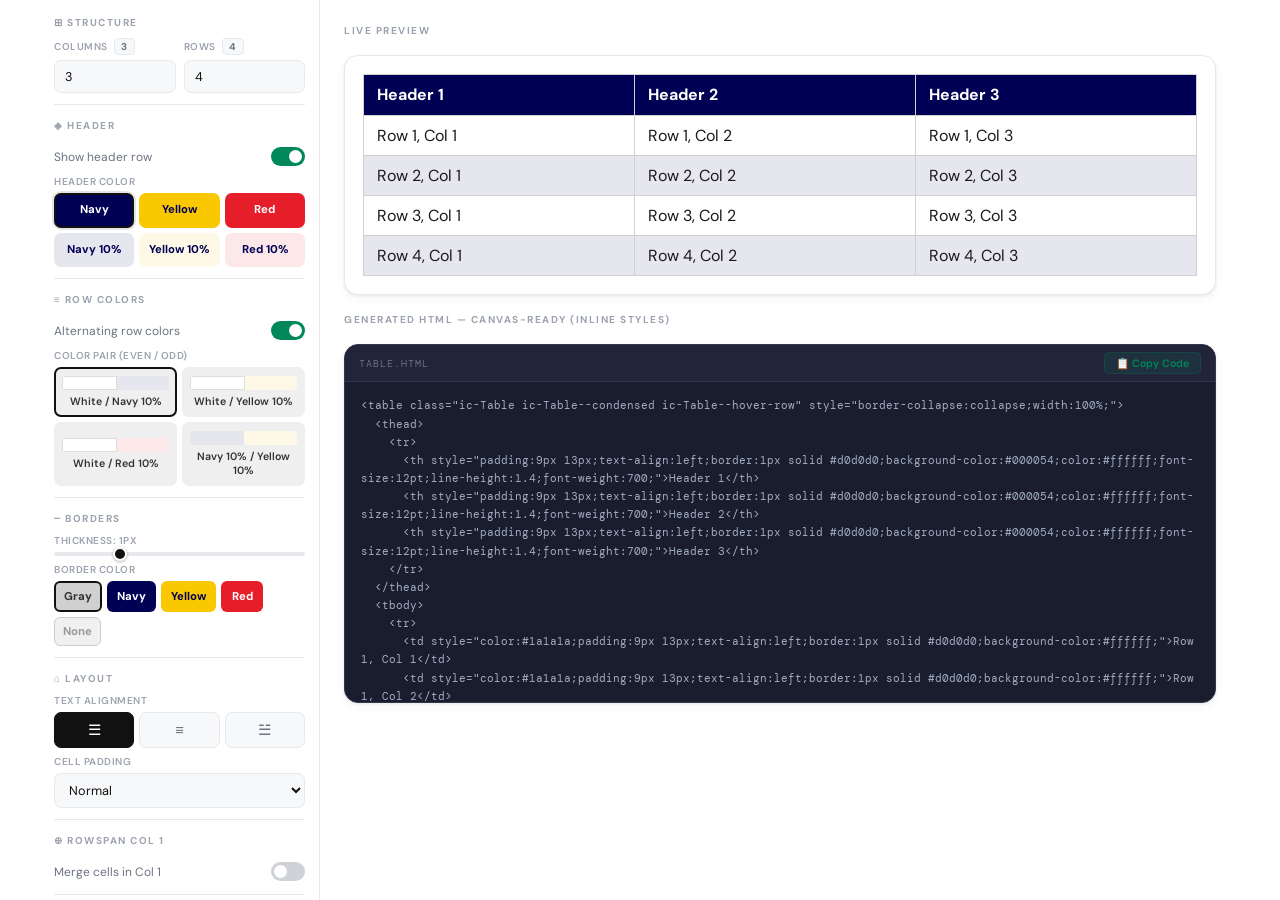
<file: features/tablegen/index.html>
<!DOCTYPE html>
<html lang="en">
<head>
  <meta charset="UTF-8">
  <meta name="viewport" content="width=device-width, initial-scale=1.0">
  <title>Table Gen — CoKit</title>
  <link rel="icon" type="image/png" href="../../assets/img/rmit-logo.png">
  <link href="https://fonts.googleapis.com/css2?family=DM+Mono:wght@400;500&family=DM+Sans:wght@400;500;600;700&display=swap" rel="stylesheet">
  <link rel="stylesheet" href="style.css">
</head>
<body>
<div class="page-shell">
<div class="content-shell">
<main class="main">

  <!-- ══════════ TABLE GENERATOR PANEL ══════════ -->
  <div id="panel-tablegen" class="panel active">

    <!-- LEFT CONTROLS -->
    <div class="tbl-control">

      <div class="tbl-sec">⊞ Structure</div>
      <div style="display:grid;grid-template-columns:1fr 1fr;gap:8px;">
        <div class="tbl-field">
          <label>Columns <span class="tbl-badge" id="tbl-col-b">3</span></label>
          <input type="number" id="tbl-num-cols" value="3" min="1" max="12">
        </div>
        <div class="tbl-field">
          <label>Rows <span class="tbl-badge" id="tbl-row-b">4</span></label>
          <input type="number" id="tbl-num-rows" value="4" min="1" max="30">
        </div>
      </div>

      <div class="tbl-sec">◈ Header</div>
      <div class="tbl-toggle-row">
        <span class="tbl-toggle-label">Show header row</span>
        <label class="tbl-toggle"><input type="checkbox" id="tbl-has-header" checked><span class="tbl-slider"></span></label>
      </div>
      <div id="tbl-header-color-field" class="tbl-field">
        <label>Header color</label>
        <div class="tbl-preset-grid">
          <button class="tbl-preset-btn active" style="background:#000054;color:#fff;" data-bg="#000054" data-fg="#ffffff" onclick="tblSetPreset(this)">Navy</button>
          <button class="tbl-preset-btn" style="background:#fac800;color:#000054;" data-bg="#fac800" data-fg="#000054" onclick="tblSetPreset(this)">Yellow</button>
          <button class="tbl-preset-btn" style="background:#e61e2a;color:#fff;" data-bg="#e61e2a" data-fg="#ffffff" onclick="tblSetPreset(this)">Red</button>
          <button class="tbl-preset-btn" style="background:#e6e6ef;color:#000054;" data-bg="#e6e6ef" data-fg="#000054" onclick="tblSetPreset(this)">Navy 10%</button>
          <button class="tbl-preset-btn" style="background:#fef9e6;color:#000054;" data-bg="#fef9e6" data-fg="#000054" onclick="tblSetPreset(this)">Yellow 10%</button>
          <button class="tbl-preset-btn" style="background:#fce8e9;color:#000054;" data-bg="#fce8e9" data-fg="#000054" onclick="tblSetPreset(this)">Red 10%</button>
        </div>
      </div>

      <div class="tbl-sec">≡ Row Colors</div>
      <div class="tbl-toggle-row">
        <span class="tbl-toggle-label">Alternating row colors</span>
        <label class="tbl-toggle"><input type="checkbox" id="tbl-alt-rows" checked><span class="tbl-slider"></span></label>
      </div>
      <div id="tbl-alt-wrap" class="tbl-field">
        <label>Color pair (even / odd)</label>
        <div class="tbl-pair-grid">
          <button class="tbl-pair-btn active" data-even="#ffffff" data-odd="#e6e6ef" onclick="tblSetPair(this)">
            <div class="tbl-pair-swatch"><div style="background:#fff;border:1px solid #ddd;"></div><div style="background:#e6e6ef;"></div></div>
            White / Navy 10%
          </button>
          <button class="tbl-pair-btn" data-even="#ffffff" data-odd="#fef9e6" onclick="tblSetPair(this)">
            <div class="tbl-pair-swatch"><div style="background:#fff;border:1px solid #ddd;"></div><div style="background:#fef9e6;"></div></div>
            White / Yellow 10%
          </button>
          <button class="tbl-pair-btn" data-even="#ffffff" data-odd="#fce8e9" onclick="tblSetPair(this)">
            <div class="tbl-pair-swatch"><div style="background:#fff;border:1px solid #ddd;"></div><div style="background:#fce8e9;"></div></div>
            White / Red 10%
          </button>
          <button class="tbl-pair-btn" data-even="#e6e6ef" data-odd="#fef9e6" onclick="tblSetPair(this)">
            <div class="tbl-pair-swatch"><div style="background:#e6e6ef;"></div><div style="background:#fef9e6;"></div></div>
            Navy 10% / Yellow 10%
          </button>
        </div>
      </div>

      <div class="tbl-sec">╌ Borders</div>
      <div class="tbl-field">
        <label>Thickness: <span id="tbl-line-val">1px</span></label>
        <input type="range" id="tbl-line-thickness" min="0" max="4" step="0.5" value="1"
          oninput="document.getElementById('tbl-line-val').textContent=this.value+'px';tblGenerate()">
      </div>
      <div class="tbl-field">
        <label>Border color</label>
        <div class="tbl-pill-row">
          <button class="tbl-pill-btn active" style="background:#d0d0d0;color:#333;" data-bc="#d0d0d0" onclick="tblSetBorder(this)">Gray</button>
          <button class="tbl-pill-btn" style="background:#000054;color:#fff;" data-bc="#000054" onclick="tblSetBorder(this)">Navy</button>
          <button class="tbl-pill-btn" style="background:#fac800;color:#000054;" data-bc="#fac800" onclick="tblSetBorder(this)">Yellow</button>
          <button class="tbl-pill-btn" style="background:#e61e2a;color:#fff;" data-bc="#e61e2a" onclick="tblSetBorder(this)">Red</button>
          <button class="tbl-pill-btn" style="background:#f0f0f0;color:#999;border:1px solid #ccc;" data-bc="transparent" onclick="tblSetBorder(this)">None</button>
        </div>
      </div>

      <div class="tbl-sec">⌂ Layout</div>
      <div class="tbl-field">
        <label>Text alignment</label>
        <div class="tbl-align-row">
          <button class="tbl-align-btn active" id="tbl-align-left" onclick="tblSetAlign('left')" title="Left">☰</button>
          <button class="tbl-align-btn" id="tbl-align-center" onclick="tblSetAlign('center')" title="Center">≡</button>
          <button class="tbl-align-btn" id="tbl-align-right" onclick="tblSetAlign('right')" title="Right">☱</button>
        </div>
      </div>
      <div class="tbl-field">
        <label>Cell padding</label>
        <select id="tbl-padding-size" onchange="tblGenerate()">
          <option value="5px 8px">Compact</option>
          <option value="9px 13px" selected>Normal</option>
          <option value="13px 17px">Comfortable</option>
          <option value="17px 22px">Spacious</option>
        </select>
      </div>

      <div class="tbl-sec">⊕ Rowspan Col 1</div>
      <div class="tbl-toggle-row">
        <span class="tbl-toggle-label">Merge cells in Col 1</span>
        <label class="tbl-toggle"><input type="checkbox" id="tbl-enable-span"><span class="tbl-slider"></span></label>
      </div>
      <div id="tbl-span-wrap" style="display:none;" class="tbl-field">
        <label>Rows per group</label>
        <input type="number" id="tbl-span-size" value="2" min="2" max="10">
      </div>

      <div class="tbl-sec">↗ Section Break</div>
      <div class="tbl-toggle-row">
        <span class="tbl-toggle-label">Add thick divider</span>
        <label class="tbl-toggle"><input type="checkbox" id="tbl-section-break"><span class="tbl-slider"></span></label>
      </div>
      <div id="tbl-break-wrap" style="display:none;">
        <div class="tbl-field" style="margin-top:4px;">
          <label>Break after row #</label>
          <input type="number" id="tbl-break-row" value="2" min="1">
        </div>
        <div class="tbl-field" style="margin-top:6px;">
          <label>Divider color</label>
          <div class="tbl-pill-row">
            <button class="tbl-pill-btn active" style="background:#000054;color:#fff;" data-bc2="#000054" onclick="tblSetBreakColor(this)">Navy</button>
            <button class="tbl-pill-btn" style="background:#fac800;color:#000054;" data-bc2="#fac800" onclick="tblSetBreakColor(this)">Yellow</button>
            <button class="tbl-pill-btn" style="background:#e61e2a;color:#fff;" data-bc2="#e61e2a" onclick="tblSetBreakColor(this)">Red</button>
            <button class="tbl-pill-btn" style="background:#d0d0d0;color:#333;" data-bc2="#d0d0d0" onclick="tblSetBreakColor(this)">Gray</button>
          </div>
        </div>
      </div>

      <button class="tbl-gen-btn" onclick="tblGenerate()">▶ Regenerate Table</button>
      <button class="tbl-copy-btn" id="tbl-copy-sidebar-btn" onclick="tblCopyHTML()">⎘ Copy HTML for Canvas</button>

    </div><!-- /tbl-control -->

    <!-- RIGHT PREVIEW -->
    <div class="tbl-preview">
      <div class="tbl-preview-label">Live Preview</div>
      <div class="tbl-preview-wrap">
        <div id="tbl-table-output"></div>
      </div>
      <div class="tbl-preview-label">Generated HTML — Canvas-ready (inline styles)</div>
      <div class="tbl-code-wrap">
        <div class="tbl-code-toolbar">
          <span>table.html</span>
          <button class="tbl-code-copy-btn" id="tbl-code-copy-btn" onclick="tblCopyHTML()">📋 Copy Code</button>
        </div>
        <div id="tbl-code-output"></div>
      </div>
    </div><!-- /tbl-preview -->

  </div><!-- /panel-tablegen -->



</main>
</div>
</div>

<script src="script.js"></script>
</body>
</html>
</file>
<file: assets/css/shell.css>
*,*::before,*::after{box-sizing:border-box;margin:0;padding:0}
:root{--red:#e60028;--text:#111;--sec:#6b7280;--border:#e8e9ec;--soft:#f7f8fa}
html,body{height:100%}
body{font-family:'DM Sans',sans-serif;color:var(--text);background:#fff;display:flex;flex-direction:column}

header{display:flex;align-items:center;justify-content:space-between;padding:14px 28px;border-bottom:1px solid var(--border)}
.brand{display:flex;align-items:center;gap:12px;color:inherit;text-decoration:none}
.logo{width:34px;height:34px;border-radius:9px;background:var(--red);color:#fff;font-weight:800;font-size:13px;display:grid;place-items:center}
.brand b{font-size:19px;font-weight:700}
.pill{font:500 10px 'DM Mono',monospace;letter-spacing:.08em;color:var(--sec);border:1px solid var(--border);background:var(--soft);border-radius:99px;padding:4px 10px;text-transform:uppercase}
.status{font-size:12px;font-weight:600;color:#444;display:flex;align-items:center;gap:6px}
.status i{width:6px;height:6px;border-radius:50%;background:var(--red)}

nav{display:flex;gap:4px;padding:0 20px;border-bottom:1px solid var(--border);overflow-x:auto}
nav a{display:flex;align-items:center;gap:8px;padding:13px 14px;font-size:13px;font-weight:500;color:var(--sec);text-decoration:none;white-space:nowrap;border-bottom:2px solid transparent;margin-bottom:-1px}
nav a:hover{color:var(--text)}
nav a.on{color:var(--text);font-weight:700;border-color:var(--red)}
nav .ic{width:24px;height:24px;border-radius:7px;display:grid;place-items:center;font-size:12px}
nav .sep{width:1px;background:var(--border);margin:10px 6px;flex:none}

main{flex:1;min-height:0;position:relative}
#home{display:none;height:100%;overflow:auto;padding:36px 44px}
#home.on{display:block}
#frames{height:100%}
.frame{display:none;width:100%;height:100%;border:0}
.frame.on{display:block}

.tag{display:inline-block;font:600 10px 'DM Mono',monospace;letter-spacing:.08em;color:var(--red);background:#fff0f2;border:1px solid #ffd3da;border-radius:99px;padding:5px 12px;text-transform:uppercase}
h1{font-size:34px;font-weight:800;margin:16px 0 10px;letter-spacing:-.02em}
.lead{color:var(--sec);font-size:14px;line-height:1.6;max-width:520px}
.cards{display:grid;grid-template-columns:repeat(auto-fill,minmax(260px,1fr));gap:22px;margin-top:34px;max-width:960px}
.card{display:block;color:inherit;text-decoration:none;background:#fff;border:1px solid var(--border);border-radius:14px;padding:22px;box-shadow:0 1px 3px rgba(0,0,0,.06),0 4px 12px rgba(0,0,0,.04);transition:.15s}
.card:hover{transform:translateY(-2px);box-shadow:0 6px 20px rgba(0,0,0,.1);border-color:#d0d2d9}
.card .ic{width:40px;height:40px;border-radius:10px;display:grid;place-items:center;font-size:18px;margin-bottom:14px}
.card h3{font-size:14px;font-weight:700;margin-bottom:5px}
.card p{font-size:12px;color:var(--sec);line-height:1.5}

@media(max-width:600px){#home{padding:24px 18px}header{padding:12px 16px}.status{display:none}}
</file>
<file: features/_template/style.css>
/* CSS riêng của feature — không ảnh hưởng feature khác vì chạy trong iframe */
body{font-family:'DM Sans',sans-serif;padding:28px 32px;color:#111}
</file>
<file: features/coldate/style.css>
/* ===== SHARED BASE (copy từ assets/css/tool-base.css) ===== */
/* ═══════════════════════════════════════════
   DESIGN SYSTEM — RMIT CodeKit V3
   Clean Minimal SaaS | 1200px Canvas embed
═══════════════════════════════════════════ */
*, *::before, *::after { box-sizing: border-box; margin: 0; padding: 0; }

:root {
  /* Brand */
  --red:        #e60028;
  --red-dark:   #b8001f;
  --navy:       #000054;
  --gold:       #FAC800;
  --blue:       #0056b3;
  --blue-dark:  #003d82;
  --green:      #00875a;

  /* Neutral surface palette */
  --bg:         #ffffff;
  --surface:    #ffffff;
  --surface2:   #f7f8fa;
  --border:     #e8e9ec;
  --border-med: #d0d2d9;

  /* Text scale */
  --text:       #111111;
  --text-sec:   #6b7280;
  --text-mute:  #9ca3af;

  /* Radius */
  --radius:     10px;
  --radius-lg:  14px;

  /* Shadow */
  --sh-card: 0 1px 3px rgba(0,0,0,0.07), 0 4px 12px rgba(0,0,0,0.04);
  --sh-lift: 0 4px 16px rgba(0,0,0,0.10), 0 1px 4px rgba(0,0,0,0.06);

  /* Layout */
  --topbar-h:  52px;
  --navbar-h:  44px;
  --max-w:     1200px;
}

/* ── BASE ─────────────────────────────────── */
html, body { height: 100%; margin: 0; }
body {
  font-family: 'DM Sans', sans-serif;
  background: var(--bg);
  color: var(--text);
  height: 100%;
}

/* ── PAGE SHELL (flex column, max 1200px) ──── */
.page-shell {
  max-width: var(--max-w);
  width: 100%;
  margin: 0 auto;
  display: flex;
  flex-direction: column;
  height: 100vh;
  min-height: 600px;
}

.content-shell { display: flex; flex: 1; overflow: hidden; }
.main { flex: 1; overflow-y: auto; overflow-x: hidden; }
.panel { display: none !important; }
.panel.active { display: block !important; }
/* ── SHARED CARD ─────────────────────────────── */
.ck-card {
  background: var(--surface);
  border-radius: var(--radius-lg);
  border: 1px solid var(--border);
  box-shadow: var(--sh-card);
}
.ck-card-header {
  padding: 18px 22px 14px;
  border-radius: var(--radius-lg) var(--radius-lg) 0 0;
  border-bottom: 1px solid var(--border);
  background: var(--surface2);
}
.ck-header-badge {
  display: inline-flex; align-items: center; gap: 5px;
  background: rgba(230,0,40,0.07);
  border: 1px solid rgba(230,0,40,0.14);
  color: var(--red);
  font-size: 7pt; font-weight: 700;
  letter-spacing: 1.2px; text-transform: uppercase;
  padding: 2px 9px; border-radius: 20px; margin-bottom: 7px;
}
.ck-card-header h2 { color: var(--text); font-size: 15pt; font-weight: 700; letter-spacing: -0.3px; }
.ck-card-header p  { color: var(--text-sec); font-size: 9pt; margin-top: 3px; }
.ck-card-body { padding: 20px 22px 22px; }
.ck-card-footer {
  padding: 9px 22px;
  border-top: 1px solid var(--border);
  background: var(--surface2);
  border-radius: 0 0 var(--radius-lg) var(--radius-lg);
  font-size: 8pt; color: var(--text-mute);
  text-align: center;
}

/* step numbering */
.ck-step { display: flex; flex-direction: column; gap: 7px; }
.ck-step-label { display: flex; align-items: center; gap: 8px; }
.ck-step-num {
  width: 19px; height: 19px;
  background: #111;
  color: #fff; border-radius: 50%;
  font-size: 8pt; font-weight: 700;
  display: flex; align-items: center; justify-content: center;
  flex-shrink: 0;
}
.ck-step-label label { font-size: 10pt; font-weight: 600; color: var(--text); }

/* inputs */
.ck-input, .ck-textarea, .ck-select {
  width: 100%;
  padding: 9px 12px;
  border: 1px solid var(--border);
  border-radius: var(--radius);
  font-family: 'DM Sans', sans-serif;
  font-size: 10pt; color: var(--text);
  background: var(--surface2);
  outline: none;
  transition: border-color 0.14s, box-shadow 0.14s;
}
.ck-input:focus, .ck-textarea:focus, .ck-select:focus {
  border-color: var(--border-med);
  box-shadow: 0 0 0 3px rgba(0,0,0,0.05);
  background: #fff;
}
.ck-textarea { resize: vertical; }

/* buttons */
.ck-btn-primary {
  width: 100%; padding: 10px;
  background: #111111; color: #fff; border: none;
  border-radius: var(--radius);
  font-family: 'DM Sans', sans-serif;
  font-size: 10pt; font-weight: 600;
  cursor: pointer;
  transition: all 0.14s;
  display: flex; align-items: center; justify-content: center; gap: 7px;
}
.ck-btn-primary:hover { background: #2a2a2a; transform: translateY(-1px); box-shadow: var(--sh-lift); }
.ck-btn-primary.red-btn  { background: var(--red); }
.ck-btn-primary.red-btn:hover  { background: var(--red-dark); }
.ck-btn-primary.blue-btn { background: var(--blue); }
.ck-btn-primary.blue-btn:hover { background: var(--blue-dark); }

.ck-btn-secondary {
  padding: 8px 15px;
  background: var(--surface); color: var(--text);
  border: 1px solid var(--border);
  border-radius: var(--radius);
  font-family: 'DM Sans', sans-serif;
  font-size: 9.5pt; font-weight: 600;
  cursor: pointer; transition: all 0.14s;
}
.ck-btn-secondary:hover { border-color: var(--border-med); background: var(--surface2); }

/* output box */
.ck-output-box {
  border: 1px solid var(--border); border-radius: var(--radius);
  overflow: hidden; background: #1a1d2e;
}
.ck-output-toolbar {
  display: flex; align-items: center; justify-content: space-between;
  padding: 6px 12px;
  background: #22253a; border-bottom: 1px solid #32364f;
}
.ck-output-toolbar span {
  font-family: 'DM Mono', monospace;
  font-size: 7.5pt; color: #6b7280;
  letter-spacing: 0.8px; text-transform: uppercase;
}
.ck-btn-copy {
  display: flex; align-items: center; gap: 5px;
  padding: 4px 11px;
  background: rgba(0,135,90,0.14); color: var(--green);
  border: 1px solid rgba(0,135,90,0.22); border-radius: 6px;
  font-family: 'DM Sans', sans-serif;
  font-size: 8pt; font-weight: 600;
  cursor: pointer; transition: all 0.13s;
}
.ck-btn-copy:hover { background: rgba(0,135,90,0.22); }
.ck-btn-copy.copied { opacity: .7; }
.ck-output-code {
  padding: 13px 15px;
  font-family: 'DM Mono', monospace;
  font-size: 8.5pt; color: #a0aec0;
  line-height: 1.7; white-space: pre-wrap; word-break: break-all;
  min-height: 70px;
}
.ck-output-code.empty { color: #3d4566; font-style: italic; }
.ck-divider { height: 1px; background: var(--border); margin: 2px 0; }
.ck-error {
  display: none;
  background: #fff5f5; border: 1px solid #fecaca;
  border-radius: var(--radius); padding: 8px 13px;
  color: #991b1b; font-size: 9pt; font-weight: 500; text-align: center;
}
.gap-16 { display: flex; flex-direction: column; gap: 16px; }
.gap-12 { display: flex; flex-direction: column; gap: 12px; }

/* ── SHARED BENTO CARD (TabGen / NavGen / Details / Coldate) ──── */
.bento-card {
  background: var(--surface);
  border: 1px solid var(--border);
  border-radius: var(--radius-lg); padding: 18px;
  box-shadow: var(--sh-card);
  transition: border-color 0.14s, box-shadow 0.14s;
}
.bento-card:hover { border-color: var(--border-med); box-shadow: var(--sh-lift); }
.card-label {
  display: inline-flex; align-items: center; gap: 5px;
  font-size: 7.5pt; font-weight: 700;
  letter-spacing: 0.08em; text-transform: uppercase;
  color: var(--text-mute); margin-bottom: 13px;
}
.icon-badge {
  width: 17px; height: 17px; border-radius: 5px;
  display: flex; align-items: center; justify-content: center;
  font-size: 0.6rem;
}
.badge-navy  { background: rgba(0,0,84,0.08);   color: var(--navy); }
.badge-red   { background: rgba(230,0,40,0.08);  color: var(--red); }
.badge-green { background: rgba(0,135,90,0.08);  color: var(--green); }
.badge-gold  { background: rgba(250,200,0,0.14); color: #a07800; }
.badge-violet{ background: rgba(124,108,252,0.1);color: #5b4fcf; }

/* ===== COLDATE ===== */
/* ── COLDATE ─────────────────────────────────── */
#panel-coldate { padding: 24px 28px; }
.cd-header { margin: 0 0 14px; }
.cd-header h2 { font-size: 15pt; font-weight: 700; color: var(--text); }
.cd-header p  { color: var(--text-sec); font-size: 9pt; margin-top: 3px; }
.cd-bento-grid { display: grid; grid-template-columns: repeat(auto-fit, minmax(250px, 1fr)); gap: 11px; }
.cd-bento-card { }/* uses .bento-card */
.cd-input-section { grid-column: span 2; }
.cd-bento-card h2 { color: var(--text); margin-bottom: 9px; font-size: 10.5pt; font-weight: 700; }
.cd-bento-card h3 { color: var(--text); margin-bottom: 8px; font-size: 9.5pt; font-weight: 600; }
.cd-textarea { width: 100%; min-height: 160px; padding: 11px; border: 1px solid var(--border); border-radius: 7px; resize: vertical; font-family: 'DM Mono', monospace; font-size: 8.5pt; margin-bottom: 10px; outline: none; transition: border-color 0.13s; }
.cd-textarea:focus { border-color: var(--border-med); box-shadow: 0 0 0 3px rgba(0,0,0,0.04); }
.cd-color-pair { display: flex; gap: 7px; margin-bottom: 7px; align-items: center; }
.cd-color-input { flex: 1; padding: 7px 9px; border: 1px solid var(--border); border-radius: 7px; font-family: 'DM Sans', sans-serif; font-size: 9pt; outline: none; }
.cd-color-input:focus { border-color: var(--border-med); }
.cd-color-preview { width: 25px; height: 25px; border-radius: 50%; border: 1.5px solid var(--border); }
.cd-btn { background: #111; color: #fff; border: none; padding: 8px 15px; border-radius: 7px; cursor: pointer; font-weight: 600; font-family: 'DM Sans', sans-serif; font-size: 9pt; transition: background 0.13s; }
.cd-btn:hover { background: #2a2a2a; }
.cd-btn.add-btn { background: var(--surface2); color: var(--text); border: 1px solid var(--border); margin-right: 6px; }
.cd-btn.add-btn:hover { background: var(--bg); border-color: var(--border-med); }
.cd-output-section { position: relative; }
.cd-copy-btn { position: absolute; top: 15px; right: 15px; background: rgba(0,135,90,0.09); color: var(--green); border: 1px solid rgba(0,135,90,0.2); padding: 5px 11px; border-radius: 7px; font-family: 'DM Sans', sans-serif; font-size: 8pt; font-weight: 600; cursor: pointer; transition: all 0.13s; }
.cd-copy-btn:hover { background: rgba(0,135,90,0.16); }
.cd-color-list { max-height: 240px; overflow-y: auto; margin-bottom: 9px; padding: 7px; background: var(--surface2); border-radius: 8px; }
.cd-color-item { display: flex; justify-content: space-between; padding: 6px; margin-bottom: 3px; background: var(--surface); border-radius: 6px; align-items: center; cursor: pointer; transition: background 0.13s; border: 1px solid transparent; }
.cd-color-item:hover { background: var(--bg); border-color: var(--border); }
.cd-color-item span { font-family: 'DM Mono', monospace; font-weight: 600; font-size: 8.5pt; color: var(--text-sec); }
.cd-remove-btn { background: rgba(230,0,40,0.07); color: var(--red); border: 1px solid rgba(230,0,40,0.14); padding: 2px 7px; border-radius: 5px; font-size: 8pt; cursor: pointer; }
.cd-remove-btn:hover { background: rgba(230,0,40,0.13); }
.cd-stats { display: flex; justify-content: space-between; margin-top: 8px; font-size: 8.5pt; color: var(--text-mute); }
.cd-output-textarea { width: 100%; min-height: 160px; padding: 11px; border: 1px solid #32364f; border-radius: 7px; resize: vertical; font-family: 'DM Mono', monospace; font-size: 8.5pt; background: #1a1d2e; color: #a0aec0; outline: none; }

@media (max-width: 768px) {
  .tool-grid { grid-template-columns: 1fr 1fr; }
  .tg-bento-grid, .ng-bento-grid, .dg-bento-grid { grid-template-columns: 1fr; }
  .tg-bento-card.full-width, .ng-bento-card.full-width, .dg-bento-card.full-width { grid-column: 1; }
  .cd-bento-grid { grid-template-columns: 1fr; }
  .cd-input-section { grid-column: 1; }
}

/* Coldate suggest swatches */
.cd-suggest-row { display:flex; gap:4px; margin-top:4px; flex-wrap:wrap; row-gap:4px; }
.cd-swatch {
  width:22px; height:22px; border-radius:50%; cursor:pointer;
  border:2px solid transparent; flex-shrink:0;
  transition:transform 0.12s, border-color 0.12s;
  position:relative;
}
.cd-swatch:hover { transform:scale(1.2); border-color:rgba(0,0,0,0.25); }
.cd-swatch[title]::after {
  content:attr(title); position:absolute; bottom:26px; left:50%;
  transform:translateX(-50%); background:#111; color:#fff;
  font-size:7.5pt; padding:2px 6px; border-radius:4px;
  white-space:nowrap; pointer-events:none; opacity:0;
  transition:opacity 0.15s;
}
.cd-swatch:hover::after { opacity:1; }
.cd-suggest-label { font-size:7.5pt; color:var(--text-mute); font-weight:600; text-transform:uppercase; letter-spacing:0.5px; margin-bottom:3px; }
</file>
<file: features/details-toggle/style.css>
/* ===== SHARED BASE (copy từ assets/css/tool-base.css) ===== */
/* ═══════════════════════════════════════════
   DESIGN SYSTEM — RMIT CodeKit V3
   Clean Minimal SaaS | 1200px Canvas embed
═══════════════════════════════════════════ */
*, *::before, *::after { box-sizing: border-box; margin: 0; padding: 0; }

:root {
  /* Brand */
  --red:        #e60028;
  --red-dark:   #b8001f;
  --navy:       #000054;
  --gold:       #FAC800;
  --blue:       #0056b3;
  --blue-dark:  #003d82;
  --green:      #00875a;

  /* Neutral surface palette */
  --bg:         #ffffff;
  --surface:    #ffffff;
  --surface2:   #f7f8fa;
  --border:     #e8e9ec;
  --border-med: #d0d2d9;

  /* Text scale */
  --text:       #111111;
  --text-sec:   #6b7280;
  --text-mute:  #9ca3af;

  /* Radius */
  --radius:     10px;
  --radius-lg:  14px;

  /* Shadow */
  --sh-card: 0 1px 3px rgba(0,0,0,0.07), 0 4px 12px rgba(0,0,0,0.04);
  --sh-lift: 0 4px 16px rgba(0,0,0,0.10), 0 1px 4px rgba(0,0,0,0.06);

  /* Layout */
  --topbar-h:  52px;
  --navbar-h:  44px;
  --max-w:     1200px;
}

/* ── BASE ─────────────────────────────────── */
html, body { height: 100%; margin: 0; }
body {
  font-family: 'DM Sans', sans-serif;
  background: var(--bg);
  color: var(--text);
  height: 100%;
}

/* ── PAGE SHELL (flex column, max 1200px) ──── */
.page-shell {
  max-width: var(--max-w);
  width: 100%;
  margin: 0 auto;
  display: flex;
  flex-direction: column;
  height: 100vh;
  min-height: 600px;
}

.content-shell { display: flex; flex: 1; overflow: hidden; }
.main { flex: 1; overflow-y: auto; overflow-x: hidden; }
.panel { display: none !important; }
.panel.active { display: block !important; }
/* ── SHARED CARD ─────────────────────────────── */
.ck-card {
  background: var(--surface);
  border-radius: var(--radius-lg);
  border: 1px solid var(--border);
  box-shadow: var(--sh-card);
}
.ck-card-header {
  padding: 18px 22px 14px;
  border-radius: var(--radius-lg) var(--radius-lg) 0 0;
  border-bottom: 1px solid var(--border);
  background: var(--surface2);
}
.ck-header-badge {
  display: inline-flex; align-items: center; gap: 5px;
  background: rgba(230,0,40,0.07);
  border: 1px solid rgba(230,0,40,0.14);
  color: var(--red);
  font-size: 7pt; font-weight: 700;
  letter-spacing: 1.2px; text-transform: uppercase;
  padding: 2px 9px; border-radius: 20px; margin-bottom: 7px;
}
.ck-card-header h2 { color: var(--text); font-size: 15pt; font-weight: 700; letter-spacing: -0.3px; }
.ck-card-header p  { color: var(--text-sec); font-size: 9pt; margin-top: 3px; }
.ck-card-body { padding: 20px 22px 22px; }
.ck-card-footer {
  padding: 9px 22px;
  border-top: 1px solid var(--border);
  background: var(--surface2);
  border-radius: 0 0 var(--radius-lg) var(--radius-lg);
  font-size: 8pt; color: var(--text-mute);
  text-align: center;
}

/* step numbering */
.ck-step { display: flex; flex-direction: column; gap: 7px; }
.ck-step-label { display: flex; align-items: center; gap: 8px; }
.ck-step-num {
  width: 19px; height: 19px;
  background: #111;
  color: #fff; border-radius: 50%;
  font-size: 8pt; font-weight: 700;
  display: flex; align-items: center; justify-content: center;
  flex-shrink: 0;
}
.ck-step-label label { font-size: 10pt; font-weight: 600; color: var(--text); }

/* inputs */
.ck-input, .ck-textarea, .ck-select {
  width: 100%;
  padding: 9px 12px;
  border: 1px solid var(--border);
  border-radius: var(--radius);
  font-family: 'DM Sans', sans-serif;
  font-size: 10pt; color: var(--text);
  background: var(--surface2);
  outline: none;
  transition: border-color 0.14s, box-shadow 0.14s;
}
.ck-input:focus, .ck-textarea:focus, .ck-select:focus {
  border-color: var(--border-med);
  box-shadow: 0 0 0 3px rgba(0,0,0,0.05);
  background: #fff;
}
.ck-textarea { resize: vertical; }

/* buttons */
.ck-btn-primary {
  width: 100%; padding: 10px;
  background: #111111; color: #fff; border: none;
  border-radius: var(--radius);
  font-family: 'DM Sans', sans-serif;
  font-size: 10pt; font-weight: 600;
  cursor: pointer;
  transition: all 0.14s;
  display: flex; align-items: center; justify-content: center; gap: 7px;
}
.ck-btn-primary:hover { background: #2a2a2a; transform: translateY(-1px); box-shadow: var(--sh-lift); }
.ck-btn-primary.red-btn  { background: var(--red); }
.ck-btn-primary.red-btn:hover  { background: var(--red-dark); }
.ck-btn-primary.blue-btn { background: var(--blue); }
.ck-btn-primary.blue-btn:hover { background: var(--blue-dark); }

.ck-btn-secondary {
  padding: 8px 15px;
  background: var(--surface); color: var(--text);
  border: 1px solid var(--border);
  border-radius: var(--radius);
  font-family: 'DM Sans', sans-serif;
  font-size: 9.5pt; font-weight: 600;
  cursor: pointer; transition: all 0.14s;
}
.ck-btn-secondary:hover { border-color: var(--border-med); background: var(--surface2); }

/* output box */
.ck-output-box {
  border: 1px solid var(--border); border-radius: var(--radius);
  overflow: hidden; background: #1a1d2e;
}
.ck-output-toolbar {
  display: flex; align-items: center; justify-content: space-between;
  padding: 6px 12px;
  background: #22253a; border-bottom: 1px solid #32364f;
}
.ck-output-toolbar span {
  font-family: 'DM Mono', monospace;
  font-size: 7.5pt; color: #6b7280;
  letter-spacing: 0.8px; text-transform: uppercase;
}
.ck-btn-copy {
  display: flex; align-items: center; gap: 5px;
  padding: 4px 11px;
  background: rgba(0,135,90,0.14); color: var(--green);
  border: 1px solid rgba(0,135,90,0.22); border-radius: 6px;
  font-family: 'DM Sans', sans-serif;
  font-size: 8pt; font-weight: 600;
  cursor: pointer; transition: all 0.13s;
}
.ck-btn-copy:hover { background: rgba(0,135,90,0.22); }
.ck-btn-copy.copied { opacity: .7; }
.ck-output-code {
  padding: 13px 15px;
  font-family: 'DM Mono', monospace;
  font-size: 8.5pt; color: #a0aec0;
  line-height: 1.7; white-space: pre-wrap; word-break: break-all;
  min-height: 70px;
}
.ck-output-code.empty { color: #3d4566; font-style: italic; }
.ck-divider { height: 1px; background: var(--border); margin: 2px 0; }
.ck-error {
  display: none;
  background: #fff5f5; border: 1px solid #fecaca;
  border-radius: var(--radius); padding: 8px 13px;
  color: #991b1b; font-size: 9pt; font-weight: 500; text-align: center;
}
.gap-16 { display: flex; flex-direction: column; gap: 16px; }
.gap-12 { display: flex; flex-direction: column; gap: 12px; }

/* ── SHARED BENTO CARD (TabGen / NavGen / Details / Coldate) ──── */
.bento-card {
  background: var(--surface);
  border: 1px solid var(--border);
  border-radius: var(--radius-lg); padding: 18px;
  box-shadow: var(--sh-card);
  transition: border-color 0.14s, box-shadow 0.14s;
}
.bento-card:hover { border-color: var(--border-med); box-shadow: var(--sh-lift); }
.card-label {
  display: inline-flex; align-items: center; gap: 5px;
  font-size: 7.5pt; font-weight: 700;
  letter-spacing: 0.08em; text-transform: uppercase;
  color: var(--text-mute); margin-bottom: 13px;
}
.icon-badge {
  width: 17px; height: 17px; border-radius: 5px;
  display: flex; align-items: center; justify-content: center;
  font-size: 0.6rem;
}
.badge-navy  { background: rgba(0,0,84,0.08);   color: var(--navy); }
.badge-red   { background: rgba(230,0,40,0.08);  color: var(--red); }
.badge-green { background: rgba(0,135,90,0.08);  color: var(--green); }
.badge-gold  { background: rgba(250,200,0,0.14); color: #a07800; }
.badge-violet{ background: rgba(124,108,252,0.1);color: #5b4fcf; }

/* ===== DETAILS-TOGGLE ===== */
/* ── DETAILS TOGGLE ─────────────────────────── */
#panel-details { padding: 24px 28px; overflow-y: auto; }
.dg-header { margin: 0 0 14px; }
.dg-header h2 { font-size: 15pt; font-weight: 700; color: var(--text); }
.dg-header p  { color: var(--text-sec); font-size: 9pt; margin-top: 3px; }
.dg-header p code { background: var(--surface2); color: var(--text); border: 1px solid var(--border); padding: 1px 5px; border-radius: 4px; font-family: 'DM Mono', monospace; font-size: 8pt; }
.dg-bento-grid { display: grid; grid-template-columns: 1fr 1fr; gap: 14px; align-items: start; max-width: 1100px; }
.dg-bento-card { }/* uses .bento-card */
.dg-bento-card.full-width { grid-column: 1 / -1; }
.dg-card-label { display: inline-flex; align-items: center; gap: 5px; font-size: 7.5pt; font-weight: 700; letter-spacing: 0.08em; text-transform: uppercase; color: var(--text-mute); margin-bottom: 10px; }
.dg-icon-badge { width: 17px; height: 17px; border-radius: 5px; display: flex; align-items: center; justify-content: center; font-size: 0.6rem; }
.dg-badge-navy  { background: rgba(0,0,84,0.08);  color: var(--navy); }
.dg-badge-red   { background: rgba(230,0,40,0.08); color: var(--red); }
.dg-badge-green { background: rgba(0,135,90,0.08); color: var(--green); }
.dg-badge-gold  { background: rgba(250,200,0,0.14);color: #a07800; }
.dg-field { margin-bottom: 10px; }
.dg-field:last-child { margin-bottom: 0; }
.dg-field label { display: block; font-size: 7.5pt; font-weight: 600; color: var(--text-mute); margin-bottom: 3px; letter-spacing: 0.04em; text-transform: uppercase; }
.dg-field input, .dg-field textarea { width: 100%; background: var(--surface2); border: 1px solid var(--border); border-radius: 7px; color: var(--text); padding: 7px 10px; font-family: 'DM Sans', sans-serif; font-size: 9pt; transition: border-color 0.13s, box-shadow 0.13s; resize: vertical; outline: none; }
.dg-field input:focus, .dg-field textarea:focus { border-color: var(--border-med); box-shadow: 0 0 0 3px rgba(0,0,0,0.04); background: #fff; }
.dg-field input.error { border-color: var(--red); }
.dg-field-error { font-size: 7.5pt; color: var(--red); margin-top: 3px; }
.dg-style-btns { display: flex; gap: 6px; flex-wrap: wrap; }
.dg-style-btn { padding: 5px 12px; border-radius: 7px; border: 1px solid var(--border); background: var(--surface2); color: var(--text-sec); font-family: 'DM Sans', sans-serif; font-weight: 600; font-size: 9pt; cursor: pointer; transition: all 0.13s; }
.dg-style-btn:hover { border-color: var(--border-med); color: var(--text); }
.dg-style-btn.active { background: #111; border-color: transparent; color: #fff; }
.dg-btn-copy { background: rgba(0,135,90,0.09); color: var(--green); border: 1px solid rgba(0,135,90,0.2); border-radius: 7px; padding: 4px 11px; font-size: 8pt; font-family: 'DM Sans', sans-serif; font-weight: 600; cursor: pointer; transition: all 0.13s; letter-spacing: 0.04em; text-transform: uppercase; display: flex; align-items: center; gap: 5px; }
.dg-btn-copy:hover { background: rgba(0,135,90,0.15); }
.dg-btn-copy.copied { opacity: .7; }
.dg-code-header { display: flex; align-items: center; justify-content: space-between; margin-bottom: 8px; }
.dg-code-block { background: #1a1d2e; border: 1px solid #32364f; border-radius: var(--radius); padding: 12px; font-family: 'DM Mono', monospace; font-size: 8.5pt; color: #a0aec0; min-height: 110px; max-height: 280px; overflow-y: auto; overflow-x: hidden; white-space: pre-wrap; word-break: break-all; line-height: 1.65; }
.dg-code-empty { color: #3d4566; font-style: italic; font-family: 'DM Sans', sans-serif; font-size: 9pt; }
.dg-preview-wrap { background: var(--surface2); border: 1px solid var(--border); border-radius: var(--radius); padding: 11px; min-height: 50px; }
.dg-toast { position: fixed; top: 14px; right: 14px; padding: 8px 14px; border-radius: 8px; font-size: 9pt; font-weight: 500; display: flex; align-items: center; gap: 6px; z-index: 999; box-shadow: var(--sh-lift); animation: slideIn 0.17s ease; }
.dg-toast.success { background: #f0fdf4; color: #166534; border: 1px solid #bbf7d0; }
.dg-toast.error   { background: #fef2f2; color: #991b1b; border: 1px solid #fecaca; }
@keyframes slideIn { from { opacity: 0; transform: translateX(14px); } to { opacity: 1; transform: translateX(0); } }
</file>
<file: features/ifragen/style.css>
*, *::before, *::after { box-sizing: border-box; margin: 0; padding: 0; }

    :root {
      --red:        #e60028;
      --red-dark:   #b8001f;
      --green:      #00875a;

      --bg:         #ffffff;
      --surface:    #ffffff;
      --surface2:   #f7f8fa;
      --border:     #e8e9ec;
      --border-med: #d0d2d9;

      --text:       #111111;
      --text-sec:   #6b7280;
      --text-mute:  #9ca3af;

      --radius:     10px;
      --radius-lg:  14px;

      --sh-card: 0 1px 3px rgba(0,0,0,0.07), 0 4px 12px rgba(0,0,0,0.04);
      --sh-lift: 0 4px 16px rgba(0,0,0,0.10), 0 1px 4px rgba(0,0,0,0.06);
    }

    body {
      font-family: 'DM Sans', sans-serif;
      background: var(--bg);
      color: var(--text);
      padding: 28px 32px;
    }

    /* ── CARD ─────────────────────────────────── */
    .ck-card {
      width: 100%;
      max-width: 510px;
      background: var(--surface);
      border-radius: var(--radius-lg);
      border: 1px solid var(--border);
      box-shadow: var(--sh-card);
    }
    .ck-card-header {
      padding: 18px 22px 14px;
      border-radius: var(--radius-lg) var(--radius-lg) 0 0;
      border-bottom: 1px solid var(--border);
      background: var(--surface2);
    }
    .ck-brand {
      display: flex; align-items: center; gap: 10px;
      margin-bottom: 14px; padding-bottom: 12px;
      border-bottom: 1px solid var(--border);
    }
    .ck-brand-logo { height: 30px; width: auto; display: block; flex-shrink: 0; }
    .ck-brand-text { display: flex; flex-direction: column; line-height: 1.25; }
    .ck-brand-name { font-size: 9.5pt; font-weight: 700; color: var(--text); letter-spacing: -0.2px; }
    .ck-brand-org  { font-size: 7.5pt; font-weight: 500; color: var(--text-sec); }
    .ck-brand-tag {
      margin-left: auto;
      font-size: 7pt; font-weight: 700;
      letter-spacing: 1.2px; text-transform: uppercase;
      color: var(--red);
      background: rgba(230,0,40,0.07);
      border: 1px solid rgba(230,0,40,0.14);
      padding: 2px 9px; border-radius: 20px;
    }
    .ck-card-header h2 { color: var(--text); font-size: 15pt; font-weight: 700; letter-spacing: -0.3px; }
    .ck-card-header p  { color: var(--text-sec); font-size: 9pt; margin-top: 3px; }
    .ck-card-body { padding: 20px 22px 22px; }
    .ck-card-footer {
      padding: 9px 22px;
      border-top: 1px solid var(--border);
      background: var(--surface2);
      border-radius: 0 0 var(--radius-lg) var(--radius-lg);
      font-size: 8pt; color: var(--text-mute);
      text-align: center;
    }

    /* ── STEPS ────────────────────────────────── */
    .ck-step { display: flex; flex-direction: column; gap: 7px; }
    .ck-step-label { display: flex; align-items: center; gap: 8px; }
    .ck-step-num {
      width: 19px; height: 19px;
      background: #111; color: #fff; border-radius: 50%;
      font-size: 8pt; font-weight: 700;
      display: flex; align-items: center; justify-content: center;
      flex-shrink: 0;
    }
    .ck-step-label label { font-size: 10pt; font-weight: 600; color: var(--text); }

    /* ── INPUT ────────────────────────────────── */
    .ck-input {
      width: 100%;
      padding: 9px 12px;
      border: 1px solid var(--border);
      border-radius: var(--radius);
      font-family: 'DM Sans', sans-serif;
      font-size: 10pt; color: var(--text);
      background: var(--surface2);
      outline: none;
      transition: border-color 0.14s, box-shadow 0.14s;
    }
    .ck-input:focus {
      border-color: var(--border-med);
      box-shadow: 0 0 0 3px rgba(0,0,0,0.05);
      background: #fff;
    }

    .height-row { display: flex; align-items: center; gap: 10px; }
    .height-row .ck-input { max-width: 110px; }
    .height-hint { font-size: 8.5pt; color: var(--text-mute); }

    /* ── ARIA OPTION ──────────────────────────── */
    .ck-options { display: flex; flex-direction: column; gap: 8px; margin-top: 2px; }
    .ck-option {
      display: flex; align-items: center; gap: 10px;
      cursor: pointer; padding: 9px 12px;
      background: var(--surface2);
      border: 1px solid var(--border);
      border-radius: 8px;
      transition: border-color 0.13s, background 0.13s;
    }
    .ck-option.checked { border-color: #111; background: #f0f0f0; }
    .ck-option input { width: 15px; height: 15px; cursor: pointer; accent-color: #111; }
    .ck-option-text { display: flex; flex-direction: column; gap: 2px; }
    .ck-option-title { font-size: 9.5pt; font-weight: 600; color: var(--text); }
    .ck-option-title code {
      background: rgba(0,0,0,0.06);
      padding: 1px 5px; border-radius: 4px; font-size: 9pt;
    }
    .ck-option-desc { font-size: 8pt; color: var(--text-mute); }

    /* ── BUTTON ───────────────────────────────── */
    .ck-btn-primary {
      width: 100%; padding: 10px;
      background: var(--red); color: #fff; border: none;
      border-radius: var(--radius);
      font-family: 'DM Sans', sans-serif;
      font-size: 10pt; font-weight: 600;
      cursor: pointer;
      transition: all 0.14s;
      display: flex; align-items: center; justify-content: center; gap: 7px;
    }
    .ck-btn-primary:hover { background: var(--red-dark); transform: translateY(-1px); box-shadow: var(--sh-lift); }

    /* ── OUTPUT ───────────────────────────────── */
    .ck-output-box {
      border: 1px solid var(--border); border-radius: var(--radius);
      overflow: hidden; background: #1a1d2e;
    }
    .ck-output-toolbar {
      display: flex; align-items: center; justify-content: space-between;
      padding: 6px 12px;
      background: #22253a; border-bottom: 1px solid #32364f;
    }
    .ck-output-toolbar span {
      font-family: 'DM Mono', monospace;
      font-size: 7.5pt; color: #6b7280;
      letter-spacing: 0.8px; text-transform: uppercase;
    }
    .ck-btn-copy {
      display: flex; align-items: center; gap: 5px;
      padding: 4px 11px;
      background: rgba(0,135,90,0.14); color: var(--green);
      border: 1px solid rgba(0,135,90,0.22); border-radius: 6px;
      font-family: 'DM Sans', sans-serif;
      font-size: 8pt; font-weight: 600;
      cursor: pointer; transition: all 0.13s;
    }
    .ck-btn-copy:hover { background: rgba(0,135,90,0.22); }
    .ck-btn-copy.copied { opacity: .7; }
    .ck-output-code {
      padding: 13px 15px;
      font-family: 'DM Mono', monospace;
      font-size: 8.5pt; color: #a0aec0;
      line-height: 1.7; white-space: pre-wrap; word-break: break-all;
      min-height: 70px;
    }
    .ck-output-code.empty { color: #3d4566; font-style: italic; }

    .ck-divider { height: 1px; background: var(--border); margin: 2px 0; }
    .ck-error {
      display: none;
      background: #fff5f5; border: 1px solid #fecaca;
      border-radius: var(--radius); padding: 8px 13px;
      color: #991b1b; font-size: 9pt; font-weight: 500; text-align: center;
    }
    .gap-16 { display: flex; flex-direction: column; gap: 16px; }

    /* ── PAGE LAYOUT: tool + guide ────────────── */
    body { padding: 28px 32px; }
    .ifra-layout {
      display: grid;
      grid-template-columns: minmax(0, 510px) minmax(0, 1fr);
      gap: 28px;
      align-items: start;
      max-width: 1136px;
    }
    .ifra-tool { position: sticky; top: 28px; }

    /* ── GUIDE ────────────────────────────────── */
    .gd-card { max-width: none; }
    .gd-body { padding: 20px 24px 8px; }
    .gd-prep {
      background: var(--surface2);
      border: 1px solid var(--border);
      border-radius: var(--radius);
      padding: 14px 16px;
      margin-bottom: 6px;
    }
    .gd-prep-title { font-size: 10pt; font-weight: 700; margin-bottom: 8px; }
    .gd-prep ul { list-style: none; display: flex; flex-direction: column; gap: 9px; }
    .gd-prep li { font-size: 9.5pt; line-height: 1.55; color: var(--text-sec); padding-left: 16px; position: relative; }
    .gd-prep li::before {
      content: ''; position: absolute; left: 0; top: 0.62em;
      width: 6px; height: 6px; border-radius: 50%; background: var(--red);
    }
    .gd-prep li strong { color: var(--text); font-weight: 600; }
    .gd-code {
      font-family: 'DM Mono', monospace; font-size: 8.5pt;
      background: rgba(0,0,0,0.06); padding: 1px 6px; border-radius: 4px;
      color: var(--text); word-break: break-word;
    }
    .gd-steps { list-style: none; }
    .gd-step { display: flex; gap: 14px; padding: 20px 0; border-top: 1px solid var(--border); }
    .gd-steps .gd-step:first-child { border-top: none; }
    .gd-num {
      width: 26px; height: 26px; flex-shrink: 0;
      background: var(--red); color: #fff;
      border-radius: 7px;
      font-size: 10pt; font-weight: 700;
      display: flex; align-items: center; justify-content: center;
    }
    .gd-step-body { flex: 1; min-width: 0; }
    .gd-step-body h3 { font-size: 11pt; font-weight: 700; letter-spacing: -0.2px; margin-bottom: 4px; }
    .gd-step-body p { font-size: 9.5pt; line-height: 1.6; color: var(--text-sec); max-width: 62ch; }
    .gd-step-body p + p { margin-top: 6px; }
    .gd-step-body strong { color: var(--text); font-weight: 600; }
    .gd-shot { margin-top: 12px; }
    .gd-shot img {
      display: block; width: 100%; height: auto;
      border: 1px solid var(--border); border-radius: 8px;
    }
    .gd-shot figcaption { font-size: 8pt; color: var(--text-mute); margin-top: 6px; }
    .gd-note {
      margin-top: 10px; padding: 9px 12px;
      border-left: 3px solid var(--red);
      background: rgba(230,0,40,0.05);
      border-radius: 0 8px 8px 0;
      font-size: 9pt; line-height: 1.55; color: var(--text-sec); max-width: 62ch;
    }
    .gd-done {
      margin: 4px 0 18px; padding: 10px 14px;
      background: rgba(0,135,90,0.08); border: 1px solid rgba(0,135,90,0.2);
      border-radius: var(--radius);
      font-size: 9.5pt; font-weight: 600; color: var(--green);
    }

    @media (max-width: 980px) {
      body { padding: 16px; }
      .ifra-layout { grid-template-columns: minmax(0, 1fr); }
      .ifra-tool { position: static; }
      .ck-card { max-width: none; }
    }
</file>
<file: features/laygen/style.css>
/* ===== SHARED BASE (copy từ assets/css/tool-base.css) ===== */
/* ═══════════════════════════════════════════
   DESIGN SYSTEM — RMIT CodeKit V3
   Clean Minimal SaaS | 1200px Canvas embed
═══════════════════════════════════════════ */
*, *::before, *::after { box-sizing: border-box; margin: 0; padding: 0; }

:root {
  /* Brand */
  --red:        #e60028;
  --red-dark:   #b8001f;
  --navy:       #000054;
  --gold:       #FAC800;
  --blue:       #0056b3;
  --blue-dark:  #003d82;
  --green:      #00875a;

  /* Neutral surface palette */
  --bg:         #ffffff;
  --surface:    #ffffff;
  --surface2:   #f7f8fa;
  --border:     #e8e9ec;
  --border-med: #d0d2d9;

  /* Text scale */
  --text:       #111111;
  --text-sec:   #6b7280;
  --text-mute:  #9ca3af;

  /* Radius */
  --radius:     10px;
  --radius-lg:  14px;

  /* Shadow */
  --sh-card: 0 1px 3px rgba(0,0,0,0.07), 0 4px 12px rgba(0,0,0,0.04);
  --sh-lift: 0 4px 16px rgba(0,0,0,0.10), 0 1px 4px rgba(0,0,0,0.06);

  /* Layout */
  --topbar-h:  52px;
  --navbar-h:  44px;
  --max-w:     1200px;
}

/* ── BASE ─────────────────────────────────── */
html, body { height: 100%; margin: 0; }
body {
  font-family: 'DM Sans', sans-serif;
  background: var(--bg);
  color: var(--text);
  height: 100%;
}

/* ── PAGE SHELL (flex column, max 1200px) ──── */
.page-shell {
  max-width: var(--max-w);
  width: 100%;
  margin: 0 auto;
  display: flex;
  flex-direction: column;
  height: 100vh;
  min-height: 600px;
}

.content-shell { display: flex; flex: 1; overflow: hidden; }
.main { flex: 1; overflow-y: auto; overflow-x: hidden; }
.panel { display: none !important; }
.panel.active { display: block !important; }
/* ── SHARED CARD ─────────────────────────────── */
.ck-card {
  background: var(--surface);
  border-radius: var(--radius-lg);
  border: 1px solid var(--border);
  box-shadow: var(--sh-card);
}
.ck-card-header {
  padding: 18px 22px 14px;
  border-radius: var(--radius-lg) var(--radius-lg) 0 0;
  border-bottom: 1px solid var(--border);
  background: var(--surface2);
}
.ck-header-badge {
  display: inline-flex; align-items: center; gap: 5px;
  background: rgba(230,0,40,0.07);
  border: 1px solid rgba(230,0,40,0.14);
  color: var(--red);
  font-size: 7pt; font-weight: 700;
  letter-spacing: 1.2px; text-transform: uppercase;
  padding: 2px 9px; border-radius: 20px; margin-bottom: 7px;
}
.ck-card-header h2 { color: var(--text); font-size: 15pt; font-weight: 700; letter-spacing: -0.3px; }
.ck-card-header p  { color: var(--text-sec); font-size: 9pt; margin-top: 3px; }
.ck-card-body { padding: 20px 22px 22px; }
.ck-card-footer {
  padding: 9px 22px;
  border-top: 1px solid var(--border);
  background: var(--surface2);
  border-radius: 0 0 var(--radius-lg) var(--radius-lg);
  font-size: 8pt; color: var(--text-mute);
  text-align: center;
}

/* step numbering */
.ck-step { display: flex; flex-direction: column; gap: 7px; }
.ck-step-label { display: flex; align-items: center; gap: 8px; }
.ck-step-num {
  width: 19px; height: 19px;
  background: #111;
  color: #fff; border-radius: 50%;
  font-size: 8pt; font-weight: 700;
  display: flex; align-items: center; justify-content: center;
  flex-shrink: 0;
}
.ck-step-label label { font-size: 10pt; font-weight: 600; color: var(--text); }

/* inputs */
.ck-input, .ck-textarea, .ck-select {
  width: 100%;
  padding: 9px 12px;
  border: 1px solid var(--border);
  border-radius: var(--radius);
  font-family: 'DM Sans', sans-serif;
  font-size: 10pt; color: var(--text);
  background: var(--surface2);
  outline: none;
  transition: border-color 0.14s, box-shadow 0.14s;
}
.ck-input:focus, .ck-textarea:focus, .ck-select:focus {
  border-color: var(--border-med);
  box-shadow: 0 0 0 3px rgba(0,0,0,0.05);
  background: #fff;
}
.ck-textarea { resize: vertical; }

/* buttons */
.ck-btn-primary {
  width: 100%; padding: 10px;
  background: #111111; color: #fff; border: none;
  border-radius: var(--radius);
  font-family: 'DM Sans', sans-serif;
  font-size: 10pt; font-weight: 600;
  cursor: pointer;
  transition: all 0.14s;
  display: flex; align-items: center; justify-content: center; gap: 7px;
}
.ck-btn-primary:hover { background: #2a2a2a; transform: translateY(-1px); box-shadow: var(--sh-lift); }
.ck-btn-primary.red-btn  { background: var(--red); }
.ck-btn-primary.red-btn:hover  { background: var(--red-dark); }
.ck-btn-primary.blue-btn { background: var(--blue); }
.ck-btn-primary.blue-btn:hover { background: var(--blue-dark); }

.ck-btn-secondary {
  padding: 8px 15px;
  background: var(--surface); color: var(--text);
  border: 1px solid var(--border);
  border-radius: var(--radius);
  font-family: 'DM Sans', sans-serif;
  font-size: 9.5pt; font-weight: 600;
  cursor: pointer; transition: all 0.14s;
}
.ck-btn-secondary:hover { border-color: var(--border-med); background: var(--surface2); }

/* output box */
.ck-output-box {
  border: 1px solid var(--border); border-radius: var(--radius);
  overflow: hidden; background: #1a1d2e;
}
.ck-output-toolbar {
  display: flex; align-items: center; justify-content: space-between;
  padding: 6px 12px;
  background: #22253a; border-bottom: 1px solid #32364f;
}
.ck-output-toolbar span {
  font-family: 'DM Mono', monospace;
  font-size: 7.5pt; color: #6b7280;
  letter-spacing: 0.8px; text-transform: uppercase;
}
.ck-btn-copy {
  display: flex; align-items: center; gap: 5px;
  padding: 4px 11px;
  background: rgba(0,135,90,0.14); color: var(--green);
  border: 1px solid rgba(0,135,90,0.22); border-radius: 6px;
  font-family: 'DM Sans', sans-serif;
  font-size: 8pt; font-weight: 600;
  cursor: pointer; transition: all 0.13s;
}
.ck-btn-copy:hover { background: rgba(0,135,90,0.22); }
.ck-btn-copy.copied { opacity: .7; }
.ck-output-code {
  padding: 13px 15px;
  font-family: 'DM Mono', monospace;
  font-size: 8.5pt; color: #a0aec0;
  line-height: 1.7; white-space: pre-wrap; word-break: break-all;
  min-height: 70px;
}
.ck-output-code.empty { color: #3d4566; font-style: italic; }
.ck-divider { height: 1px; background: var(--border); margin: 2px 0; }
.ck-error {
  display: none;
  background: #fff5f5; border: 1px solid #fecaca;
  border-radius: var(--radius); padding: 8px 13px;
  color: #991b1b; font-size: 9pt; font-weight: 500; text-align: center;
}
.gap-16 { display: flex; flex-direction: column; gap: 16px; }
.gap-12 { display: flex; flex-direction: column; gap: 12px; }

/* ── SHARED BENTO CARD (TabGen / NavGen / Details / Coldate) ──── */
.bento-card {
  background: var(--surface);
  border: 1px solid var(--border);
  border-radius: var(--radius-lg); padding: 18px;
  box-shadow: var(--sh-card);
  transition: border-color 0.14s, box-shadow 0.14s;
}
.bento-card:hover { border-color: var(--border-med); box-shadow: var(--sh-lift); }
.card-label {
  display: inline-flex; align-items: center; gap: 5px;
  font-size: 7.5pt; font-weight: 700;
  letter-spacing: 0.08em; text-transform: uppercase;
  color: var(--text-mute); margin-bottom: 13px;
}
.icon-badge {
  width: 17px; height: 17px; border-radius: 5px;
  display: flex; align-items: center; justify-content: center;
  font-size: 0.6rem;
}
.badge-navy  { background: rgba(0,0,84,0.08);   color: var(--navy); }
.badge-red   { background: rgba(230,0,40,0.08);  color: var(--red); }
.badge-green { background: rgba(0,135,90,0.08);  color: var(--green); }
.badge-gold  { background: rgba(250,200,0,0.14); color: #a07800; }
.badge-violet{ background: rgba(124,108,252,0.1);color: #5b4fcf; }

/* ===== LAYGEN ===== */
/* ── LAYGEN ──────────────────────────────── */
#panel-laygen { flex-direction: column; height: 100%; }
#panel-laygen .lg-header {
  display: flex; align-items: center; justify-content: space-between;
  padding: 9px 18px;
  background: var(--surface); border-bottom: 1px solid var(--border);
}
#panel-laygen .lg-header h2 { font-size: 11.5pt; font-weight: 700; color: var(--text); }
#panel-laygen .lg-body { display: flex; flex: 1; overflow: hidden; }
#lg-control-panel {
  width: 290px; flex-shrink: 0;
  background: var(--surface); padding: 14px;
  overflow-y: auto; border-right: 1px solid var(--border);
}
#lg-preview-canvas {
  flex-grow: 1; padding: 18px;
  background: var(--bg); overflow-y: auto;
}
.lg-panel-section { margin-bottom: 16px; }
.lg-panel-title {
  font-size: 7.5pt; font-weight: 700; color: var(--text-mute);
  margin: 0 0 9px; letter-spacing: 1.2px; text-transform: uppercase;
  border-bottom: 1px solid var(--border); padding-bottom: 6px;
}
.lg-form-group { margin-bottom: 11px; }
.lg-form-group > label {
  display: block; font-weight: 600; margin-bottom: 5px;
  font-size: 8pt; color: var(--text-mute);
  text-transform: uppercase; letter-spacing: 0.8px;
}
.lg-selector-group { display: flex; flex-wrap: wrap; gap: 5px; }
.lg-btn-selector {
  padding: 5px 9px; border: 1px solid var(--border);
  border-radius: 6px; cursor: pointer;
  background: var(--surface); font-size: 9pt;
  transition: all 0.13s;
}
.lg-btn-selector.selected { background: #111; color: #fff; border-color: #111; }
.lg-layout-tiles, .lg-style-tiles {
  display: grid; grid-template-columns: repeat(auto-fill, minmax(70px, 1fr)); gap: 6px;
}
.lg-layout-tile, .lg-style-tile {
  border: 1px solid var(--border); border-radius: 8px;
  padding: 6px; cursor: pointer; text-align: center;
  background: var(--surface); font-size: 7.5pt;
  transition: all 0.13s;
}
.lg-layout-tile.selected, .lg-style-tile.selected {
  border-color: #111; box-shadow: 0 0 0 2px rgba(0,0,0,0.08);
}
.lg-style-tile.disabled { opacity: .4; cursor: not-allowed; background: var(--surface2); }
.lg-layout-tile .preview-grid { display: flex; flex-direction: column; gap: 3px; margin-bottom: 4px; pointer-events: none; }
.lg-layout-tile .preview-row { display: flex; gap: 3px; }
.lg-layout-tile .preview-box { background: #d1d5db; height: 9px; border-radius: 2px; flex-grow: 1; }
.lg-style-tile-preview { height: 32px; margin-bottom: 4px; display: flex; align-items: center; justify-content: center; border-radius: 4px; pointer-events: none; }
.lg-slider-control { display: flex; align-items: center; gap: 6px; margin-bottom: 7px; }
.lg-slider-control label { margin-bottom: 0; flex-shrink: 0; font-size: 8pt; }
.lg-slider-control input[type=range] { flex-grow: 1; margin: 0 3px; }
.lg-slider-control input[type=number] { width: 42px; text-align: right; }
.lg-input-text, .lg-textarea { width: 100%; padding: 6px; border: 1px solid var(--border); border-radius: 6px; font-family: 'DM Sans', sans-serif; font-size: 9pt; }
.lg-checkbox-label { display: flex; align-items: center; gap: 7px; font-weight: 400; font-size: 9pt; }
#lg-preview-canvas .grid-row { display: flex; margin: 0 -16px; }
#lg-preview-canvas .grid-row + .grid-row { margin-top: 12px; }
#lg-preview-canvas [class*=col-md-] { padding: 0 16px; box-sizing: border-box; display: flex; align-items: stretch; }
.lg-preview-box-container { height: 100%; width: 100%; }
.lg-preview-box-content {
  min-height: 90px; height: 100%; width: 100%;
  outline: 2px solid transparent; outline-offset: 2px;
  cursor: pointer; transition: all 0.13s; box-sizing: border-box;
}
.lg-preview-box-content:hover  { outline-color: #c7c9d0; }
.lg-preview-box-content.selected { outline-color: #111; box-shadow: 0 0 8px rgba(0,0,0,0.12); }
/* Modal */
.lg-modal-overlay {
  position: fixed; top: 0; left: 0; width: 100%; height: 100%;
  background: rgba(0,0,0,0.4);
  display: flex; justify-content: center; align-items: center;
  z-index: 1000; opacity: 0; visibility: hidden;
  transition: opacity .22s, visibility .22s;
}
.lg-modal-overlay.visible { opacity: 1; visibility: visible; }
.lg-modal-content {
  background: var(--surface); padding: 20px; border-radius: var(--radius-lg);
  width: 90%; max-width: 760px; box-shadow: var(--sh-lift);
  transform: scale(.96); transition: transform .22s;
}
.lg-modal-overlay.visible .lg-modal-content { transform: scale(1); }
.lg-modal-header { display: flex; justify-content: space-between; align-items: center; border-bottom: 1px solid var(--border); padding-bottom: 11px; margin-bottom: 11px; }
.lg-modal-body .instruction { margin-top: 0; text-align: center; color: var(--text-sec); font-size: 9pt; }
.lg-modal-body textarea { width: 100%; box-sizing: border-box; height: 280px; font-family: 'DM Mono', monospace; font-size: 8.5pt; resize: vertical; }
.lg-modal-footer { text-align: right; margin-top: 11px; display: flex; justify-content: flex-end; gap: 9px; }
.lg-btn, .lg-close-button { padding: 7px 15px; border: 1px solid transparent; border-radius: 7px; font-weight: 600; cursor: pointer; transition: all .13s; font-size: 9.5pt; }
.lg-btn.btn-primary  { background: #111; color: #fff; }
.lg-btn.btn-secondary { background: var(--surface2); color: var(--text); border-color: var(--border); }
.lg-close-button { background: 0; font-size: 1.3rem; padding: 0 5px; border: none; }

/* LayGen color picker */
.lg-color-picker { display: flex; gap: 6px; flex-wrap: wrap; margin-top: 6px; }
.lg-color-dot {
  width: 24px; height: 24px; border-radius: 50%; cursor: pointer;
  border: 2px solid transparent; transition: all 0.13s; flex-shrink: 0;
}
.lg-color-dot.active { border-color: #111; box-shadow: 0 0 0 2px rgba(0,0,0,0.15); transform: scale(1.15); }
.lg-color-dot:hover { transform: scale(1.12); }
#lg-color-section { margin-top: 10px; }
#lg-color-section label { display: block; font-weight: 600; margin-bottom: 5px; font-size: 8pt; color: var(--text-mute); text-transform: uppercase; letter-spacing: 0.8px; }

#panel-laygen.active { display: flex !important; }
</file>
<file: features/meet-lecturer/style.css>
/* ===== SHARED BASE (copy từ assets/css/tool-base.css) ===== */
/* ═══════════════════════════════════════════
   DESIGN SYSTEM — RMIT CodeKit V3
   Clean Minimal SaaS | 1200px Canvas embed
═══════════════════════════════════════════ */
*, *::before, *::after { box-sizing: border-box; margin: 0; padding: 0; }

:root {
  /* Brand */
  --red:        #e60028;
  --red-dark:   #b8001f;
  --navy:       #000054;
  --gold:       #FAC800;
  --blue:       #0056b3;
  --blue-dark:  #003d82;
  --green:      #00875a;

  /* Neutral surface palette */
  --bg:         #ffffff;
  --surface:    #ffffff;
  --surface2:   #f7f8fa;
  --border:     #e8e9ec;
  --border-med: #d0d2d9;

  /* Text scale */
  --text:       #111111;
  --text-sec:   #6b7280;
  --text-mute:  #9ca3af;

  /* Radius */
  --radius:     10px;
  --radius-lg:  14px;

  /* Shadow */
  --sh-card: 0 1px 3px rgba(0,0,0,0.07), 0 4px 12px rgba(0,0,0,0.04);
  --sh-lift: 0 4px 16px rgba(0,0,0,0.10), 0 1px 4px rgba(0,0,0,0.06);

  /* Layout */
  --topbar-h:  52px;
  --navbar-h:  44px;
  --max-w:     1200px;
}

/* ── BASE ─────────────────────────────────── */
html, body { height: 100%; margin: 0; }
body {
  font-family: 'DM Sans', sans-serif;
  background: var(--bg);
  color: var(--text);
  height: 100%;
}

/* ── PAGE SHELL (flex column, max 1200px) ──── */
.page-shell {
  max-width: var(--max-w);
  width: 100%;
  margin: 0 auto;
  display: flex;
  flex-direction: column;
  height: 100vh;
  min-height: 600px;
}

.content-shell { display: flex; flex: 1; overflow: hidden; }
.main { flex: 1; overflow-y: auto; overflow-x: hidden; }
.panel { display: none !important; }
.panel.active { display: block !important; }
/* ── SHARED CARD ─────────────────────────────── */
.ck-card {
  background: var(--surface);
  border-radius: var(--radius-lg);
  border: 1px solid var(--border);
  box-shadow: var(--sh-card);
}
.ck-card-header {
  padding: 18px 22px 14px;
  border-radius: var(--radius-lg) var(--radius-lg) 0 0;
  border-bottom: 1px solid var(--border);
  background: var(--surface2);
}
.ck-header-badge {
  display: inline-flex; align-items: center; gap: 5px;
  background: rgba(230,0,40,0.07);
  border: 1px solid rgba(230,0,40,0.14);
  color: var(--red);
  font-size: 7pt; font-weight: 700;
  letter-spacing: 1.2px; text-transform: uppercase;
  padding: 2px 9px; border-radius: 20px; margin-bottom: 7px;
}
.ck-card-header h2 { color: var(--text); font-size: 15pt; font-weight: 700; letter-spacing: -0.3px; }
.ck-card-header p  { color: var(--text-sec); font-size: 9pt; margin-top: 3px; }
.ck-card-body { padding: 20px 22px 22px; }
.ck-card-footer {
  padding: 9px 22px;
  border-top: 1px solid var(--border);
  background: var(--surface2);
  border-radius: 0 0 var(--radius-lg) var(--radius-lg);
  font-size: 8pt; color: var(--text-mute);
  text-align: center;
}

/* step numbering */
.ck-step { display: flex; flex-direction: column; gap: 7px; }
.ck-step-label { display: flex; align-items: center; gap: 8px; }
.ck-step-num {
  width: 19px; height: 19px;
  background: #111;
  color: #fff; border-radius: 50%;
  font-size: 8pt; font-weight: 700;
  display: flex; align-items: center; justify-content: center;
  flex-shrink: 0;
}
.ck-step-label label { font-size: 10pt; font-weight: 600; color: var(--text); }

/* inputs */
.ck-input, .ck-textarea, .ck-select {
  width: 100%;
  padding: 9px 12px;
  border: 1px solid var(--border);
  border-radius: var(--radius);
  font-family: 'DM Sans', sans-serif;
  font-size: 10pt; color: var(--text);
  background: var(--surface2);
  outline: none;
  transition: border-color 0.14s, box-shadow 0.14s;
}
.ck-input:focus, .ck-textarea:focus, .ck-select:focus {
  border-color: var(--border-med);
  box-shadow: 0 0 0 3px rgba(0,0,0,0.05);
  background: #fff;
}
.ck-textarea { resize: vertical; }

/* buttons */
.ck-btn-primary {
  width: 100%; padding: 10px;
  background: #111111; color: #fff; border: none;
  border-radius: var(--radius);
  font-family: 'DM Sans', sans-serif;
  font-size: 10pt; font-weight: 600;
  cursor: pointer;
  transition: all 0.14s;
  display: flex; align-items: center; justify-content: center; gap: 7px;
}
.ck-btn-primary:hover { background: #2a2a2a; transform: translateY(-1px); box-shadow: var(--sh-lift); }
.ck-btn-primary.red-btn  { background: var(--red); }
.ck-btn-primary.red-btn:hover  { background: var(--red-dark); }
.ck-btn-primary.blue-btn { background: var(--blue); }
.ck-btn-primary.blue-btn:hover { background: var(--blue-dark); }

.ck-btn-secondary {
  padding: 8px 15px;
  background: var(--surface); color: var(--text);
  border: 1px solid var(--border);
  border-radius: var(--radius);
  font-family: 'DM Sans', sans-serif;
  font-size: 9.5pt; font-weight: 600;
  cursor: pointer; transition: all 0.14s;
}
.ck-btn-secondary:hover { border-color: var(--border-med); background: var(--surface2); }

/* output box */
.ck-output-box {
  border: 1px solid var(--border); border-radius: var(--radius);
  overflow: hidden; background: #1a1d2e;
}
.ck-output-toolbar {
  display: flex; align-items: center; justify-content: space-between;
  padding: 6px 12px;
  background: #22253a; border-bottom: 1px solid #32364f;
}
.ck-output-toolbar span {
  font-family: 'DM Mono', monospace;
  font-size: 7.5pt; color: #6b7280;
  letter-spacing: 0.8px; text-transform: uppercase;
}
.ck-btn-copy {
  display: flex; align-items: center; gap: 5px;
  padding: 4px 11px;
  background: rgba(0,135,90,0.14); color: var(--green);
  border: 1px solid rgba(0,135,90,0.22); border-radius: 6px;
  font-family: 'DM Sans', sans-serif;
  font-size: 8pt; font-weight: 600;
  cursor: pointer; transition: all 0.13s;
}
.ck-btn-copy:hover { background: rgba(0,135,90,0.22); }
.ck-btn-copy.copied { opacity: .7; }
.ck-output-code {
  padding: 13px 15px;
  font-family: 'DM Mono', monospace;
  font-size: 8.5pt; color: #a0aec0;
  line-height: 1.7; white-space: pre-wrap; word-break: break-all;
  min-height: 70px;
}
.ck-output-code.empty { color: #3d4566; font-style: italic; }
.ck-divider { height: 1px; background: var(--border); margin: 2px 0; }
.ck-error {
  display: none;
  background: #fff5f5; border: 1px solid #fecaca;
  border-radius: var(--radius); padding: 8px 13px;
  color: #991b1b; font-size: 9pt; font-weight: 500; text-align: center;
}
.gap-16 { display: flex; flex-direction: column; gap: 16px; }
.gap-12 { display: flex; flex-direction: column; gap: 12px; }

/* ── SHARED BENTO CARD (TabGen / NavGen / Details / Coldate) ──── */
.bento-card {
  background: var(--surface);
  border: 1px solid var(--border);
  border-radius: var(--radius-lg); padding: 18px;
  box-shadow: var(--sh-card);
  transition: border-color 0.14s, box-shadow 0.14s;
}
.bento-card:hover { border-color: var(--border-med); box-shadow: var(--sh-lift); }
.card-label {
  display: inline-flex; align-items: center; gap: 5px;
  font-size: 7.5pt; font-weight: 700;
  letter-spacing: 0.08em; text-transform: uppercase;
  color: var(--text-mute); margin-bottom: 13px;
}
.icon-badge {
  width: 17px; height: 17px; border-radius: 5px;
  display: flex; align-items: center; justify-content: center;
  font-size: 0.6rem;
}
.badge-navy  { background: rgba(0,0,84,0.08);   color: var(--navy); }
.badge-red   { background: rgba(230,0,40,0.08);  color: var(--red); }
.badge-green { background: rgba(0,135,90,0.08);  color: var(--green); }
.badge-gold  { background: rgba(250,200,0,0.14); color: #a07800; }
.badge-violet{ background: rgba(124,108,252,0.1);color: #5b4fcf; }

/* ===== MEET-LECTURER ===== */
/* ── MEET LECTURER ───────────────────────────── */
#panel-meetlecturer { padding: 0; }
#panel-meetlecturer.active { display: flex !important; flex-direction: column; height: 100%; overflow: hidden; }

/* inner tab bar */
.ml-tabs {
  display: flex; align-items: stretch; gap: 0;
  background: var(--surface); border-bottom: 1px solid var(--border);
  padding: 0 20px; flex-shrink: 0;
}
.ml-tab {
  padding: 0 18px; height: 40px; display: flex; align-items: center;
  font-size: 9pt; font-weight: 600; color: var(--text-sec);
  cursor: pointer; border-bottom: 2px solid transparent;
  transition: all 0.13s; white-space: nowrap; gap: 6px;
}
.ml-tab:hover { color: var(--text); }
.ml-tab.active { color: var(--text); border-bottom-color: var(--red); }

/* tab panes */
.ml-pane { display: none; flex: 1; overflow: hidden; }
.ml-pane.active { display: flex; flex: 1; overflow: hidden; }

/* ── PROFILE BUILDER PANE ── */
.ml-builder {
  display: flex; flex-direction: row; flex: 1; overflow: hidden;
}
.ml-form-scroll {
  width: 340px; flex-shrink: 0; overflow-y: auto;
  background: var(--surface); border-right: 1px solid var(--border);
  padding: 18px 16px; display: flex; flex-direction: column; gap: 0;
}
.ml-profile-block {
  border: 1px solid var(--border); border-radius: var(--radius-lg);
  margin-bottom: 12px; overflow: hidden;
}
.ml-profile-block-header {
  display: flex; align-items: center; justify-content: space-between;
  padding: 9px 14px; background: var(--surface2);
  border-bottom: 1px solid var(--border);
  font-size: 9pt; font-weight: 700; color: var(--text);
}
.ml-remove-profile {
  background: rgba(230,0,40,0.07); color: var(--red);
  border: 1px solid rgba(230,0,40,0.15); border-radius: 5px;
  padding: 2px 8px; font-size: 8pt; font-weight: 600;
  cursor: pointer; transition: all 0.13s; font-family: 'DM Sans', sans-serif;
}
.ml-remove-profile:hover { background: rgba(230,0,40,0.14); }
.ml-profile-block-body { padding: 12px 14px; display: flex; flex-direction: column; gap: 10px; }
.ml-field { display: flex; flex-direction: column; gap: 4px; }
.ml-field label { font-size: 7.5pt; font-weight: 700; color: var(--text-mute); text-transform: uppercase; letter-spacing: 0.5px; }
.ml-field input[type=text], .ml-field input[type=email], .ml-field textarea {
  background: var(--surface2); border: 1px solid var(--border); border-radius: 7px;
  color: var(--text); font-family: 'DM Sans', sans-serif; font-size: 9pt;
  padding: 7px 10px; width: 100%; outline: none; resize: vertical;
  transition: border-color 0.13s;
}
.ml-field input:focus, .ml-field textarea:focus { border-color: var(--border-med); }
.ml-field textarea { min-height: 70px; }
.ml-campus-row { display: flex; gap: 14px; flex-wrap: wrap; }
.ml-campus-row label { font-size: 9pt; color: var(--text-sec); display: flex; align-items: center; gap: 5px; cursor: pointer; font-weight: 500; }
.ml-add-btn {
  width: 100%; padding: 8px; border: 1.5px dashed var(--border);
  border-radius: 8px; background: transparent; color: var(--text-mute);
  font-family: 'DM Sans', sans-serif; font-size: 9pt; font-weight: 600;
  cursor: pointer; transition: all 0.14s; margin-bottom: 12px;
}
.ml-add-btn:hover { border-color: var(--border-med); color: var(--text); background: var(--surface2); }
.ml-action-btns { display: flex; flex-direction: column; gap: 6px; margin-top: 4px; }
.ml-gen-btn {
  padding: 10px; background: #111; color: #fff; border: none;
  border-radius: 8px; font-family: 'DM Sans', sans-serif;
  font-size: 9.5pt; font-weight: 700; cursor: pointer; transition: all 0.14s;
}
.ml-gen-btn:hover { background: #2a2a2a; transform: translateY(-1px); }
.ml-copy-btn {
  padding: 8px; background: var(--surface); color: var(--text-sec);
  border: 1px solid var(--border); border-radius: 8px;
  font-family: 'DM Sans', sans-serif; font-size: 9pt; font-weight: 600;
  cursor: pointer; transition: all 0.14s;
}
.ml-copy-btn:hover { border-color: var(--border-med); background: var(--surface2); }
.ml-copy-btn.copied { color: var(--green); border-color: rgba(0,135,90,.3); }

/* preview + code right pane */
.ml-right { flex: 1; overflow-y: auto; padding: 20px; display: flex; flex-direction: column; gap: 16px; background: var(--bg); }
.ml-preview-label { font-size: 7.5pt; font-weight: 700; letter-spacing: 1.4px; text-transform: uppercase; color: var(--text-mute); }
.ml-preview-wrap { background: #fff; border: 1px solid var(--border); border-radius: var(--radius-lg); padding: 16px; box-shadow: var(--sh-card); overflow-x: auto; }
.ml-code-wrap { background: #1a1d2e; border: 1px solid #32364f; border-radius: var(--radius-lg); overflow: hidden; box-shadow: var(--sh-card); }
.ml-code-toolbar { display: flex; align-items: center; justify-content: space-between; padding: 7px 14px; background: #22253a; border-bottom: 1px solid #32364f; }
.ml-code-toolbar span { font-family: 'DM Mono', monospace; font-size: 7.5pt; color: #6b7280; letter-spacing: 1px; text-transform: uppercase; }
.ml-code-copy-btn { display: flex; align-items: center; gap: 4px; padding: 3px 11px; background: rgba(0,135,90,.14); color: var(--green); border: 1px solid rgba(0,135,90,.22); border-radius: 5px; font-family: 'DM Sans', sans-serif; font-size: 8pt; font-weight: 600; cursor: pointer; transition: all .13s; }
.ml-code-copy-btn:hover { background: rgba(0,135,90,.22); }
.ml-code-copy-btn.copied { opacity: .7; }
#ml-code-output { padding: 14px 16px; font-family: 'DM Mono', monospace; font-size: 7.5pt; color: #a0aec0; line-height: 1.7; white-space: pre-wrap; word-break: break-all; max-height: 300px; overflow-y: auto; }

/* ── IMAGE CROP PANE ── */
.ml-crop-pane {
  flex: 1; overflow-y: auto; padding: 24px 28px;
  display: flex; gap: 28px; align-items: flex-start; background: var(--bg);
  flex-wrap: wrap;
}
.ml-crop-left { display: flex; flex-direction: column; gap: 14px; }
.ml-crop-canvas-wrap {
  width: 250px; height: 250px; overflow: hidden; position: relative;
  cursor: move; background: var(--surface2);
  border: 1px solid var(--border); border-radius: var(--radius-lg);
  box-shadow: var(--sh-card);
}
.ml-crop-canvas-wrap img { position: absolute; top: 0; left: 0; user-select: none; }
.ml-crop-controls { display: flex; flex-direction: column; gap: 8px; }
.ml-upload-label {
  display: inline-flex; align-items: center; gap: 7px;
  padding: 9px 16px; background: #111; color: #fff;
  border-radius: 8px; cursor: pointer; font-family: 'DM Sans', sans-serif;
  font-size: 9.5pt; font-weight: 600; transition: all 0.13s;
}
.ml-upload-label:hover { background: #2a2a2a; }
.ml-crop-btn {
  padding: 9px 16px; background: var(--surface); color: var(--text);
  border: 1px solid var(--border); border-radius: 8px;
  font-family: 'DM Sans', sans-serif; font-size: 9.5pt; font-weight: 600;
  cursor: pointer; transition: all 0.13s;
}
.ml-crop-btn:hover { border-color: var(--border-med); background: var(--surface2); }
.ml-crop-hint { font-size: 8pt; color: var(--text-mute); line-height: 1.5; max-width: 220px; }
.ml-crop-right { display: flex; flex-direction: column; gap: 14px; }
.ml-result-label { font-size: 7.5pt; font-weight: 700; letter-spacing: 1.4px; text-transform: uppercase; color: var(--text-mute); }
.ml-result-wrap { background: var(--surface); border: 1px solid var(--border); border-radius: var(--radius-lg); padding: 16px; box-shadow: var(--sh-card); display: flex; flex-direction: column; gap: 10px; }
.ml-result-wrap img { border-radius: 8px; border: 1px solid var(--border); }
.ml-download-link {
  display: inline-flex; align-items: center; gap: 6px;
  padding: 7px 14px; background: var(--surface2); color: var(--text-sec);
  border: 1px solid var(--border); border-radius: 7px;
  font-family: 'DM Sans', sans-serif; font-size: 9pt; font-weight: 600;
  text-decoration: none; transition: all 0.13s; width: fit-content;
}
.ml-download-link:hover { border-color: var(--border-med); color: var(--text); }
.ml-crop-placeholder {
  width: 250px; height: 250px; display: flex; flex-direction: column;
  align-items: center; justify-content: center; gap: 8px;
  color: var(--text-mute); font-size: 9pt;
}
.ml-crop-placeholder .icon { font-size: 32px; opacity: 0.3; }
</file>
<file: features/navgen/style.css>
/* ===== SHARED BASE (copy từ assets/css/tool-base.css) ===== */
/* ═══════════════════════════════════════════
   DESIGN SYSTEM — RMIT CodeKit V3
   Clean Minimal SaaS | 1200px Canvas embed
═══════════════════════════════════════════ */
*, *::before, *::after { box-sizing: border-box; margin: 0; padding: 0; }

:root {
  /* Brand */
  --red:        #e60028;
  --red-dark:   #b8001f;
  --navy:       #000054;
  --gold:       #FAC800;
  --blue:       #0056b3;
  --blue-dark:  #003d82;
  --green:      #00875a;

  /* Neutral surface palette */
  --bg:         #ffffff;
  --surface:    #ffffff;
  --surface2:   #f7f8fa;
  --border:     #e8e9ec;
  --border-med: #d0d2d9;

  /* Text scale */
  --text:       #111111;
  --text-sec:   #6b7280;
  --text-mute:  #9ca3af;

  /* Radius */
  --radius:     10px;
  --radius-lg:  14px;

  /* Shadow */
  --sh-card: 0 1px 3px rgba(0,0,0,0.07), 0 4px 12px rgba(0,0,0,0.04);
  --sh-lift: 0 4px 16px rgba(0,0,0,0.10), 0 1px 4px rgba(0,0,0,0.06);

  /* Layout */
  --topbar-h:  52px;
  --navbar-h:  44px;
  --max-w:     1200px;
}

/* ── BASE ─────────────────────────────────── */
html, body { height: 100%; margin: 0; }
body {
  font-family: 'DM Sans', sans-serif;
  background: var(--bg);
  color: var(--text);
  height: 100%;
}

/* ── PAGE SHELL (flex column, max 1200px) ──── */
.page-shell {
  max-width: var(--max-w);
  width: 100%;
  margin: 0 auto;
  display: flex;
  flex-direction: column;
  height: 100vh;
  min-height: 600px;
}

.content-shell { display: flex; flex: 1; overflow: hidden; }
.main { flex: 1; overflow-y: auto; overflow-x: hidden; }
.panel { display: none !important; }
.panel.active { display: block !important; }
/* ── SHARED CARD ─────────────────────────────── */
.ck-card {
  background: var(--surface);
  border-radius: var(--radius-lg);
  border: 1px solid var(--border);
  box-shadow: var(--sh-card);
}
.ck-card-header {
  padding: 18px 22px 14px;
  border-radius: var(--radius-lg) var(--radius-lg) 0 0;
  border-bottom: 1px solid var(--border);
  background: var(--surface2);
}
.ck-header-badge {
  display: inline-flex; align-items: center; gap: 5px;
  background: rgba(230,0,40,0.07);
  border: 1px solid rgba(230,0,40,0.14);
  color: var(--red);
  font-size: 7pt; font-weight: 700;
  letter-spacing: 1.2px; text-transform: uppercase;
  padding: 2px 9px; border-radius: 20px; margin-bottom: 7px;
}
.ck-card-header h2 { color: var(--text); font-size: 15pt; font-weight: 700; letter-spacing: -0.3px; }
.ck-card-header p  { color: var(--text-sec); font-size: 9pt; margin-top: 3px; }
.ck-card-body { padding: 20px 22px 22px; }
.ck-card-footer {
  padding: 9px 22px;
  border-top: 1px solid var(--border);
  background: var(--surface2);
  border-radius: 0 0 var(--radius-lg) var(--radius-lg);
  font-size: 8pt; color: var(--text-mute);
  text-align: center;
}

/* step numbering */
.ck-step { display: flex; flex-direction: column; gap: 7px; }
.ck-step-label { display: flex; align-items: center; gap: 8px; }
.ck-step-num {
  width: 19px; height: 19px;
  background: #111;
  color: #fff; border-radius: 50%;
  font-size: 8pt; font-weight: 700;
  display: flex; align-items: center; justify-content: center;
  flex-shrink: 0;
}
.ck-step-label label { font-size: 10pt; font-weight: 600; color: var(--text); }

/* inputs */
.ck-input, .ck-textarea, .ck-select {
  width: 100%;
  padding: 9px 12px;
  border: 1px solid var(--border);
  border-radius: var(--radius);
  font-family: 'DM Sans', sans-serif;
  font-size: 10pt; color: var(--text);
  background: var(--surface2);
  outline: none;
  transition: border-color 0.14s, box-shadow 0.14s;
}
.ck-input:focus, .ck-textarea:focus, .ck-select:focus {
  border-color: var(--border-med);
  box-shadow: 0 0 0 3px rgba(0,0,0,0.05);
  background: #fff;
}
.ck-textarea { resize: vertical; }

/* buttons */
.ck-btn-primary {
  width: 100%; padding: 10px;
  background: #111111; color: #fff; border: none;
  border-radius: var(--radius);
  font-family: 'DM Sans', sans-serif;
  font-size: 10pt; font-weight: 600;
  cursor: pointer;
  transition: all 0.14s;
  display: flex; align-items: center; justify-content: center; gap: 7px;
}
.ck-btn-primary:hover { background: #2a2a2a; transform: translateY(-1px); box-shadow: var(--sh-lift); }
.ck-btn-primary.red-btn  { background: var(--red); }
.ck-btn-primary.red-btn:hover  { background: var(--red-dark); }
.ck-btn-primary.blue-btn { background: var(--blue); }
.ck-btn-primary.blue-btn:hover { background: var(--blue-dark); }

.ck-btn-secondary {
  padding: 8px 15px;
  background: var(--surface); color: var(--text);
  border: 1px solid var(--border);
  border-radius: var(--radius);
  font-family: 'DM Sans', sans-serif;
  font-size: 9.5pt; font-weight: 600;
  cursor: pointer; transition: all 0.14s;
}
.ck-btn-secondary:hover { border-color: var(--border-med); background: var(--surface2); }

/* output box */
.ck-output-box {
  border: 1px solid var(--border); border-radius: var(--radius);
  overflow: hidden; background: #1a1d2e;
}
.ck-output-toolbar {
  display: flex; align-items: center; justify-content: space-between;
  padding: 6px 12px;
  background: #22253a; border-bottom: 1px solid #32364f;
}
.ck-output-toolbar span {
  font-family: 'DM Mono', monospace;
  font-size: 7.5pt; color: #6b7280;
  letter-spacing: 0.8px; text-transform: uppercase;
}
.ck-btn-copy {
  display: flex; align-items: center; gap: 5px;
  padding: 4px 11px;
  background: rgba(0,135,90,0.14); color: var(--green);
  border: 1px solid rgba(0,135,90,0.22); border-radius: 6px;
  font-family: 'DM Sans', sans-serif;
  font-size: 8pt; font-weight: 600;
  cursor: pointer; transition: all 0.13s;
}
.ck-btn-copy:hover { background: rgba(0,135,90,0.22); }
.ck-btn-copy.copied { opacity: .7; }
.ck-output-code {
  padding: 13px 15px;
  font-family: 'DM Mono', monospace;
  font-size: 8.5pt; color: #a0aec0;
  line-height: 1.7; white-space: pre-wrap; word-break: break-all;
  min-height: 70px;
}
.ck-output-code.empty { color: #3d4566; font-style: italic; }
.ck-divider { height: 1px; background: var(--border); margin: 2px 0; }
.ck-error {
  display: none;
  background: #fff5f5; border: 1px solid #fecaca;
  border-radius: var(--radius); padding: 8px 13px;
  color: #991b1b; font-size: 9pt; font-weight: 500; text-align: center;
}
.gap-16 { display: flex; flex-direction: column; gap: 16px; }
.gap-12 { display: flex; flex-direction: column; gap: 12px; }

/* ── SHARED BENTO CARD (TabGen / NavGen / Details / Coldate) ──── */
.bento-card {
  background: var(--surface);
  border: 1px solid var(--border);
  border-radius: var(--radius-lg); padding: 18px;
  box-shadow: var(--sh-card);
  transition: border-color 0.14s, box-shadow 0.14s;
}
.bento-card:hover { border-color: var(--border-med); box-shadow: var(--sh-lift); }
.card-label {
  display: inline-flex; align-items: center; gap: 5px;
  font-size: 7.5pt; font-weight: 700;
  letter-spacing: 0.08em; text-transform: uppercase;
  color: var(--text-mute); margin-bottom: 13px;
}
.icon-badge {
  width: 17px; height: 17px; border-radius: 5px;
  display: flex; align-items: center; justify-content: center;
  font-size: 0.6rem;
}
.badge-navy  { background: rgba(0,0,84,0.08);   color: var(--navy); }
.badge-red   { background: rgba(230,0,40,0.08);  color: var(--red); }
.badge-green { background: rgba(0,135,90,0.08);  color: var(--green); }
.badge-gold  { background: rgba(250,200,0,0.14); color: #a07800; }
.badge-violet{ background: rgba(124,108,252,0.1);color: #5b4fcf; }

/* ===== NAVGEN ===== */
/* ── NAVIGATE GEN ─────────────────────────── */
#panel-navgen { padding: 24px 28px; overflow-y: auto; }
.ng-header { margin: 0 0 14px; }
.ng-header h2 { font-size: 15pt; font-weight: 700; color: var(--text); }
.ng-header p  { color: var(--text-sec); font-size: 9pt; margin-top: 3px; }
.ng-bento-grid { display: grid; grid-template-columns: 1fr 1fr; gap: 14px; max-width: 900px; }
.ng-bento-card { grid-column: auto; }
.ng-bento-card.full-width { grid-column: 1 / -1; }
.ng-card-label { display: inline-flex; align-items: center; gap: 5px; font-size: 7.5pt; font-weight: 700; letter-spacing: 0.08em; text-transform: uppercase; color: var(--text-mute); margin-bottom: 11px; }
.ng-icon-badge { width: 17px; height: 17px; border-radius: 5px; display: flex; align-items: center; justify-content: center; font-size: 0.6rem; }
.ng-badge-navy  { background: rgba(0,0,84,0.08);  color: var(--navy); }
.ng-badge-red   { background: rgba(230,0,40,0.08); color: var(--red); }
.ng-badge-green { background: rgba(0,135,90,0.08); color: var(--green); }
.ng-badge-gold  { background: rgba(250,200,0,0.14);color: #a07800; }
.ng-style-grid { display: grid; grid-template-columns: repeat(4, 1fr); gap: 12px; }
.ng-style-btn {
  border: 2px solid transparent; background: var(--surface2);
  border-radius: 10px; padding: 0; cursor: pointer;
  transition: all 0.15s; text-align: left; overflow: hidden;
  outline: none; position: relative; width: 100%;
}
.ng-style-btn:hover { transform: translateY(-2px); box-shadow: var(--sh-lift); }
.ng-style-btn.active { border-color: #111; box-shadow: 0 0 0 3px rgba(0,0,0,0.1); }
/* The visual preview inside each style button */
.ng-style-preview {
  padding: 12px 12px 8px;
  pointer-events: none;
}
.ng-style-preview .preview-nav-card {
  font-size: 8.5pt; font-weight: 600;
  border-radius: 6px; padding: 8px 11px;
  display: flex; align-items: center; gap: 8px;
  line-height: 1.2;
}
.ng-style-preview .preview-num {
  font-size: 7.5pt; font-weight: 800; opacity: 0.5; flex-shrink: 0;
}
/* gradient style preview */
.ng-style-btn[data-style="gradient"] .preview-nav-card {
  color: #fff;
  background: linear-gradient(135deg, var(--ng-color, #000054) 0%, color-mix(in srgb, var(--ng-color, #000054) 70%, #000) 100%);
}
/* border-left style preview */
.ng-style-btn[data-style="border-left"] .preview-nav-card {
  background: #f5f5f5; color: #333;
  border-left: 4px solid var(--ng-color, #000054);
}
/* border-top style preview */
.ng-style-btn[data-style="border-top"] .preview-nav-card {
  background: #f5f5f5; color: #333;
  border-top: 4px solid var(--ng-color, #000054);
}
/* minimal style preview */
.ng-style-btn[data-style="minimal"] .preview-nav-card {
  background: #fff; color: var(--ng-color, #000054);
  border: 1.5px solid var(--ng-color, #000054);
}
.ng-style-label {
  font-size: 7.5pt; font-weight: 700; color: var(--text-mute);
  letter-spacing: 0.5px; text-transform: uppercase;
  padding: 0 12px 8px; display: block;
}
.ng-style-btn.active .ng-style-label { color: var(--text); }
.ng-color-row { display: flex; gap: 6px; align-items: center; flex-wrap: wrap; }
.ng-color-swatch { width: 23px; height: 23px; border-radius: 50%; cursor: pointer; border: 3px solid transparent; transition: transform 0.13s, border-color 0.13s; }
.ng-color-swatch:hover { transform: scale(1.15); }
.ng-color-swatch.active { border-color: var(--text); }
.ng-custom-color-wrap { display: flex; align-items: center; gap: 4px; margin-left: 2px; }
.ng-custom-color-wrap input[type=color] { width: 23px; height: 23px; border: none; border-radius: 50%; cursor: pointer; padding: 0; background: none; }
.ng-custom-color-wrap label { font-size: 8pt; color: var(--text-mute); }
.ng-sections-list { display: flex; flex-direction: column; gap: 7px; margin-bottom: 9px; }
.ng-section-card { border: 1px solid var(--border); border-radius: 8px; background: var(--surface2); overflow: hidden; }
.ng-section-card-header { display: flex; align-items: center; padding: 8px 11px; gap: 8px; background: #fff; border-bottom: 1px solid var(--border); }
.ng-section-num { width: 19px; height: 19px; background: #111; color: #fff; border-radius: 50%; font-size: 7.5pt; font-weight: 700; display: flex; align-items: center; justify-content: center; flex-shrink: 0; }
.ng-section-card-header input { flex: 1; border: none; background: transparent; font-family: 'DM Sans', sans-serif; font-size: 9pt; font-weight: 600; color: var(--text); outline: none; }
.ng-section-card-header input::placeholder { color: var(--text-mute); font-weight: 400; }
.ng-btn-remove { width: 19px; height: 19px; border: none; background: none; cursor: pointer; color: #ccc; font-size: 13px; line-height: 1; border-radius: 4px; display: flex; align-items: center; justify-content: center; transition: all 0.13s; flex-shrink: 0; }
.ng-btn-remove:hover { color: #e53e3e; background: #fff5f5; }
.ng-section-card-body { padding: 8px 11px; }
.ng-section-card-body textarea { width: 100%; border: 1px solid var(--border); border-radius: 6px; padding: 6px 8px; font-family: 'DM Sans', sans-serif; font-size: 8.5pt; color: var(--text); resize: vertical; min-height: 48px; background: #fff; outline: none; transition: border-color 0.13s; }
.ng-btn-add-section { display: flex; align-items: center; justify-content: center; gap: 6px; width: 100%; padding: 7px; border: 1.5px dashed var(--border); border-radius: 7px; background: transparent; color: var(--text-mute); font-family: 'DM Sans', sans-serif; font-size: 9pt; font-weight: 600; cursor: pointer; transition: all 0.14s; }
.ng-btn-add-section:hover { border-color: var(--border-med); color: var(--text); background: var(--surface2); }
.ng-action-row { display: flex; gap: 9px; margin-top: 12px; }
.ng-btn-primary { background: #111; color: #fff; border: none; border-radius: var(--radius); padding: 8px 15px; font-family: 'DM Sans', sans-serif; font-weight: 600; font-size: 9pt; cursor: pointer; display: flex; align-items: center; gap: 5px; transition: all 0.13s; box-shadow: 0 2px 6px rgba(0,0,0,0.12); }
.ng-btn-primary:hover { background: #2a2a2a; transform: translateY(-1px); }

.ng-code-output-box { background: #1a1d2e; border: 1px solid #32364f; border-radius: var(--radius); }
.ng-code-toolbar { display: flex; align-items: center; justify-content: space-between; padding: 6px 12px; background: #22253a; border-bottom: 1px solid #32364f; border-radius: var(--radius) var(--radius) 0 0; }
.ng-code-toolbar span { font-family: 'DM Mono', monospace; font-size: 7.5pt; color: #6b7280; letter-spacing: 1px; text-transform: uppercase; }
.ng-btn-copy { display: flex; align-items: center; gap: 4px; padding: 3px 11px; background: rgba(0,135,90,0.14); color: var(--green); border: 1px solid rgba(0,135,90,0.22); border-radius: 5px; font-family: 'DM Sans', sans-serif; font-size: 8pt; font-weight: 600; cursor: pointer; transition: all 0.13s; }
.ng-btn-copy:hover { background: rgba(0,135,90,0.22); }
.ng-btn-copy.copied { opacity: .7; }
.ng-code-content { padding: 12px 14px; font-family: 'DM Mono', monospace; font-size: 8.5pt; line-height: 1.7; color: #a0aec0; white-space: pre-wrap; word-break: break-all; min-height: 90px; max-height: 240px; overflow-y: auto; }
</file>
<file: features/style-builder/style.css>
*, *::before, *::after { box-sizing: border-box; margin: 0; padding: 0; }

    :root {
      --navy:      #000054;
      --yellow:    #fac800;
      --red:       #e61e2a;
      --line:      #dbdbdb;
      --panel:     #f5f5f5;
      --text-sec:  rgba(0, 0, 84, 0.72);
      --radius:    8px;
    }

    body {
      font-family: 'Lato', 'Helvetica Neue', Arial, sans-serif;
      font-size: 13pt;
      line-height: 1.55;
      color: var(--navy);
      background: #fff;
    }

    .page { max-width: 1040px; margin: 0 auto; padding: 32px 24px 56px; }

    a { color: var(--navy); text-underline-offset: 3px; }
    button, input, textarea { font: inherit; color: inherit; }
    :focus-visible { outline: 3px solid var(--navy); outline-offset: 2px; }
    .sr-only { position: absolute; width: 1px; height: 1px; overflow: hidden; clip: rect(0 0 0 0); white-space: nowrap; }

    /* ── HEADER ─────────────────────────────── */
    .top { display: flex; align-items: center; justify-content: space-between; gap: 16px; flex-wrap: wrap; }
    .brand { display: flex; align-items: center; gap: 12px; }
    .brand-logo { height: 34px; width: auto; display: block; }
    .brand-text { display: flex; flex-direction: column; line-height: 1.3; }
    .brand-name { font-size: 13pt; font-weight: 700; }
    .brand-org  { font-size: 12pt; color: var(--text-sec); }
    .guide-link { font-size: 12pt; font-weight: 700; }

    .intro { margin: 28px 0 8px; padding-left: 16px; border-left: 4px solid var(--yellow); }
    .intro h1 { font-size: 24pt; line-height: 1.2; font-weight: 700; letter-spacing: -0.2px; }
    .intro p  { margin-top: 8px; max-width: 68ch; color: var(--text-sec); font-size: 13pt; }

    /* ── STEPS ──────────────────────────────── */
    .step { padding: 28px 0 4px; border-top: 1px solid var(--line); margin-top: 28px; }
    .step:first-of-type { margin-top: 20px; }
    .step-head { display: flex; align-items: center; gap: 12px; flex-wrap: wrap; }
    .num {
      width: 30px; height: 30px; flex-shrink: 0; border-radius: 50%;
      background: var(--navy); color: #fff; font-weight: 700; font-size: 13pt;
      display: flex; align-items: center; justify-content: center;
    }
    .step-head h2 { font-size: 16pt; font-weight: 700; letter-spacing: -0.1px; }
    .tag { font-size: 12pt; padding: 1px 12px; border-radius: 20px; background: var(--panel); border: 1px solid var(--line); color: var(--text-sec); }
    .step-desc { margin: 8px 0 14px 42px; max-width: 70ch; color: var(--text-sec); font-size: 12pt; }
    .step-body { margin-left: 42px; }

    /* ── DROP ZONE ──────────────────────────── */
    .drop {
      position: relative; display: flex; align-items: center; justify-content: center;
      min-height: 110px; padding: 20px; text-align: center; cursor: pointer;
      background: var(--panel); border: 2px dashed var(--line); border-radius: 10px;
      transition: border-color 0.14s;
    }
    .drop:hover, .drop.over { border-color: var(--navy); }
    .drop:focus-within { outline: 3px solid var(--navy); outline-offset: 2px; }
    .drop input { position: absolute; width: 1px; height: 1px; opacity: 0; }
    .drop-link { font-weight: 700; text-decoration: underline; text-underline-offset: 3px; }
    .file-bar { display: flex; align-items: center; justify-content: space-between; gap: 12px; margin-top: 12px; padding: 8px 14px; border: 1px solid var(--line); border-radius: var(--radius); }
    .file-bar[hidden] { display: none; }
    .file-name { font-weight: 700; word-break: break-all; }
    .btn-text { background: none; border: none; cursor: pointer; text-decoration: underline; text-underline-offset: 3px; font-size: 12pt; padding: 4px 6px; }

    .scan-summary { margin-top: 14px; padding: 12px 16px; background: var(--panel); border: 1px solid var(--line); border-left: 4px solid var(--yellow); border-radius: var(--radius); font-size: 12pt; }
    .scan-summary[hidden] { display: none; }
    .scan-summary strong { font-weight: 700; }
    .scan-summary p + p { margin-top: 6px; color: var(--text-sec); }
    .scan-summary.error { border-left-color: var(--red); }

    /* ── RULES ──────────────────────────────── */
    .rules-toolbar { display: flex; align-items: center; justify-content: space-between; gap: 12px; margin-bottom: 12px; flex-wrap: wrap; }
    .sel-count { font-size: 12pt; color: var(--text-sec); }
    .btn-secondary {
      padding: 7px 18px; background: #fff; border: 1.5px solid var(--navy); border-radius: var(--radius);
      font-size: 12pt; font-weight: 700; cursor: pointer; transition: background 0.14s;
    }
    .btn-secondary:hover { background: var(--panel); }

    #rules { display: flex; flex-direction: column; gap: 10px; }
    .rule { border: 1px solid var(--line); border-radius: var(--radius); background: #fff; transition: border-color 0.14s, background 0.14s; }
    .rule.on { border-color: var(--navy); background: var(--panel); }
    .rule-main { display: flex; align-items: flex-start; gap: 14px; padding: 12px 16px; cursor: pointer; }
    .rule-main input { width: 20px; height: 20px; margin-top: 4px; flex-shrink: 0; cursor: pointer; accent-color: var(--navy); }
    .rule-text { display: flex; flex-direction: column; gap: 1px; }
    .rule-title { font-weight: 700; font-size: 13pt; }
    .rule-help  { font-size: 12pt; color: var(--text-sec); }
    .swatches { display: flex; flex-wrap: wrap; gap: 6px 14px; margin-top: 6px; font-size: 12pt; color: var(--text-sec); }
    .swatch { display: inline-flex; align-items: center; gap: 6px; }
    .swatch i { width: 16px; height: 16px; border-radius: 4px; border: 1px solid var(--line); display: inline-block; }
    .rule-result { padding: 0 16px 12px 50px; display: flex; align-items: baseline; gap: 10px; flex-wrap: wrap; font-size: 12pt; }
    .rule-result[hidden] { display: none; }
    .chip { padding: 0 10px; border-radius: 20px; font-size: 12pt; font-weight: 700; white-space: nowrap; }
    .chip-bad { border: 1.5px solid var(--red); color: var(--red); background: #fff; }
    .chip-ok  { border: 1.5px solid var(--line); color: var(--navy); background: #fff; }
    .rule-detail { color: var(--text-sec); word-break: break-word; }

    /* ── MODE ───────────────────────────────── */
    .modes { display: flex; flex-direction: column; gap: 10px; }
    .mode { display: flex; align-items: flex-start; gap: 14px; padding: 12px 16px; border: 1px solid var(--line); border-radius: var(--radius); cursor: pointer; background: #fff; }
    .mode.on { border-color: var(--navy); background: var(--panel); }
    .mode input { width: 20px; height: 20px; margin-top: 4px; accent-color: var(--navy); cursor: pointer; }
    .mode-title { font-weight: 700; font-size: 13pt; display: block; }
    .mode-help  { font-size: 12pt; color: var(--text-sec); display: block; }
    .field { margin-top: 16px; }
    .field label { display: block; font-weight: 700; margin-bottom: 6px; font-size: 13pt; }
    .field .hint { font-size: 12pt; color: var(--text-sec); margin-top: 6px; }
    .field[hidden] { display: none; }
    textarea {
      width: 100%; padding: 10px 14px; border: 1px solid var(--line); border-radius: var(--radius);
      background: #fff; resize: vertical; font-size: 13pt; line-height: 1.5;
    }
    textarea:focus { outline: 3px solid var(--navy); outline-offset: 1px; border-color: var(--navy); }

    /* ── GENERATE / OUTPUT ──────────────────── */
    .btn-primary {
      padding: 11px 26px; background: var(--navy); color: #fff; border: 2px solid var(--navy);
      border-radius: var(--radius); font-size: 13pt; font-weight: 700; cursor: pointer;
    }
    .btn-primary:hover { background: #fff; color: var(--navy); }
    .error-msg { margin-top: 12px; padding: 10px 14px; border: 1.5px solid var(--red); border-radius: var(--radius); color: var(--red); font-size: 12pt; font-weight: 700; }
    .error-msg[hidden] { display: none; }

    .output { margin-top: 20px; border: 1px solid var(--line); border-radius: 10px; overflow: hidden; background: var(--panel); }
    .output[hidden] { display: none; }
    .output-bar { display: flex; align-items: center; justify-content: space-between; gap: 12px; padding: 10px 16px; background: #fff; border-bottom: 1px solid var(--line); }
    .output-bar strong { font-size: 13pt; }
    .output-text { padding: 16px 18px; white-space: pre-wrap; word-break: break-word; font-size: 12pt; line-height: 1.65; max-height: 520px; overflow-y: auto; }
    .output-help { margin-top: 12px; font-size: 12pt; color: var(--text-sec); max-width: 70ch; }

    @media (max-width: 640px) {
      .page { padding: 20px 16px 40px; }
      .step-desc, .step-body { margin-left: 0; }
      .rule-result { padding-left: 50px; }
      .intro h1 { font-size: 20pt; }
    }
</file>
<file: features/tablegen/style.css>
/* ===== SHARED BASE (copy từ assets/css/tool-base.css) ===== */
/* ═══════════════════════════════════════════
   DESIGN SYSTEM — RMIT CodeKit V3
   Clean Minimal SaaS | 1200px Canvas embed
═══════════════════════════════════════════ */
*, *::before, *::after { box-sizing: border-box; margin: 0; padding: 0; }

:root {
  /* Brand */
  --red:        #e60028;
  --red-dark:   #b8001f;
  --navy:       #000054;
  --gold:       #FAC800;
  --blue:       #0056b3;
  --blue-dark:  #003d82;
  --green:      #00875a;

  /* Neutral surface palette */
  --bg:         #ffffff;
  --surface:    #ffffff;
  --surface2:   #f7f8fa;
  --border:     #e8e9ec;
  --border-med: #d0d2d9;

  /* Text scale */
  --text:       #111111;
  --text-sec:   #6b7280;
  --text-mute:  #9ca3af;

  /* Radius */
  --radius:     10px;
  --radius-lg:  14px;

  /* Shadow */
  --sh-card: 0 1px 3px rgba(0,0,0,0.07), 0 4px 12px rgba(0,0,0,0.04);
  --sh-lift: 0 4px 16px rgba(0,0,0,0.10), 0 1px 4px rgba(0,0,0,0.06);

  /* Layout */
  --topbar-h:  52px;
  --navbar-h:  44px;
  --max-w:     1200px;
}

/* ── BASE ─────────────────────────────────── */
html, body { height: 100%; margin: 0; }
body {
  font-family: 'DM Sans', sans-serif;
  background: var(--bg);
  color: var(--text);
  height: 100%;
}

/* ── PAGE SHELL (flex column, max 1200px) ──── */
.page-shell {
  max-width: var(--max-w);
  width: 100%;
  margin: 0 auto;
  display: flex;
  flex-direction: column;
  height: 100vh;
  min-height: 600px;
}

.content-shell { display: flex; flex: 1; overflow: hidden; }
.main { flex: 1; overflow-y: auto; overflow-x: hidden; }
.panel { display: none !important; }
.panel.active { display: block !important; }
/* ── SHARED CARD ─────────────────────────────── */
.ck-card {
  background: var(--surface);
  border-radius: var(--radius-lg);
  border: 1px solid var(--border);
  box-shadow: var(--sh-card);
}
.ck-card-header {
  padding: 18px 22px 14px;
  border-radius: var(--radius-lg) var(--radius-lg) 0 0;
  border-bottom: 1px solid var(--border);
  background: var(--surface2);
}
.ck-header-badge {
  display: inline-flex; align-items: center; gap: 5px;
  background: rgba(230,0,40,0.07);
  border: 1px solid rgba(230,0,40,0.14);
  color: var(--red);
  font-size: 7pt; font-weight: 700;
  letter-spacing: 1.2px; text-transform: uppercase;
  padding: 2px 9px; border-radius: 20px; margin-bottom: 7px;
}
.ck-card-header h2 { color: var(--text); font-size: 15pt; font-weight: 700; letter-spacing: -0.3px; }
.ck-card-header p  { color: var(--text-sec); font-size: 9pt; margin-top: 3px; }
.ck-card-body { padding: 20px 22px 22px; }
.ck-card-footer {
  padding: 9px 22px;
  border-top: 1px solid var(--border);
  background: var(--surface2);
  border-radius: 0 0 var(--radius-lg) var(--radius-lg);
  font-size: 8pt; color: var(--text-mute);
  text-align: center;
}

/* step numbering */
.ck-step { display: flex; flex-direction: column; gap: 7px; }
.ck-step-label { display: flex; align-items: center; gap: 8px; }
.ck-step-num {
  width: 19px; height: 19px;
  background: #111;
  color: #fff; border-radius: 50%;
  font-size: 8pt; font-weight: 700;
  display: flex; align-items: center; justify-content: center;
  flex-shrink: 0;
}
.ck-step-label label { font-size: 10pt; font-weight: 600; color: var(--text); }

/* inputs */
.ck-input, .ck-textarea, .ck-select {
  width: 100%;
  padding: 9px 12px;
  border: 1px solid var(--border);
  border-radius: var(--radius);
  font-family: 'DM Sans', sans-serif;
  font-size: 10pt; color: var(--text);
  background: var(--surface2);
  outline: none;
  transition: border-color 0.14s, box-shadow 0.14s;
}
.ck-input:focus, .ck-textarea:focus, .ck-select:focus {
  border-color: var(--border-med);
  box-shadow: 0 0 0 3px rgba(0,0,0,0.05);
  background: #fff;
}
.ck-textarea { resize: vertical; }

/* buttons */
.ck-btn-primary {
  width: 100%; padding: 10px;
  background: #111111; color: #fff; border: none;
  border-radius: var(--radius);
  font-family: 'DM Sans', sans-serif;
  font-size: 10pt; font-weight: 600;
  cursor: pointer;
  transition: all 0.14s;
  display: flex; align-items: center; justify-content: center; gap: 7px;
}
.ck-btn-primary:hover { background: #2a2a2a; transform: translateY(-1px); box-shadow: var(--sh-lift); }
.ck-btn-primary.red-btn  { background: var(--red); }
.ck-btn-primary.red-btn:hover  { background: var(--red-dark); }
.ck-btn-primary.blue-btn { background: var(--blue); }
.ck-btn-primary.blue-btn:hover { background: var(--blue-dark); }

.ck-btn-secondary {
  padding: 8px 15px;
  background: var(--surface); color: var(--text);
  border: 1px solid var(--border);
  border-radius: var(--radius);
  font-family: 'DM Sans', sans-serif;
  font-size: 9.5pt; font-weight: 600;
  cursor: pointer; transition: all 0.14s;
}
.ck-btn-secondary:hover { border-color: var(--border-med); background: var(--surface2); }

/* output box */
.ck-output-box {
  border: 1px solid var(--border); border-radius: var(--radius);
  overflow: hidden; background: #1a1d2e;
}
.ck-output-toolbar {
  display: flex; align-items: center; justify-content: space-between;
  padding: 6px 12px;
  background: #22253a; border-bottom: 1px solid #32364f;
}
.ck-output-toolbar span {
  font-family: 'DM Mono', monospace;
  font-size: 7.5pt; color: #6b7280;
  letter-spacing: 0.8px; text-transform: uppercase;
}
.ck-btn-copy {
  display: flex; align-items: center; gap: 5px;
  padding: 4px 11px;
  background: rgba(0,135,90,0.14); color: var(--green);
  border: 1px solid rgba(0,135,90,0.22); border-radius: 6px;
  font-family: 'DM Sans', sans-serif;
  font-size: 8pt; font-weight: 600;
  cursor: pointer; transition: all 0.13s;
}
.ck-btn-copy:hover { background: rgba(0,135,90,0.22); }
.ck-btn-copy.copied { opacity: .7; }
.ck-output-code {
  padding: 13px 15px;
  font-family: 'DM Mono', monospace;
  font-size: 8.5pt; color: #a0aec0;
  line-height: 1.7; white-space: pre-wrap; word-break: break-all;
  min-height: 70px;
}
.ck-output-code.empty { color: #3d4566; font-style: italic; }
.ck-divider { height: 1px; background: var(--border); margin: 2px 0; }
.ck-error {
  display: none;
  background: #fff5f5; border: 1px solid #fecaca;
  border-radius: var(--radius); padding: 8px 13px;
  color: #991b1b; font-size: 9pt; font-weight: 500; text-align: center;
}
.gap-16 { display: flex; flex-direction: column; gap: 16px; }
.gap-12 { display: flex; flex-direction: column; gap: 12px; }

/* ── SHARED BENTO CARD (TabGen / NavGen / Details / Coldate) ──── */
.bento-card {
  background: var(--surface);
  border: 1px solid var(--border);
  border-radius: var(--radius-lg); padding: 18px;
  box-shadow: var(--sh-card);
  transition: border-color 0.14s, box-shadow 0.14s;
}
.bento-card:hover { border-color: var(--border-med); box-shadow: var(--sh-lift); }
.card-label {
  display: inline-flex; align-items: center; gap: 5px;
  font-size: 7.5pt; font-weight: 700;
  letter-spacing: 0.08em; text-transform: uppercase;
  color: var(--text-mute); margin-bottom: 13px;
}
.icon-badge {
  width: 17px; height: 17px; border-radius: 5px;
  display: flex; align-items: center; justify-content: center;
  font-size: 0.6rem;
}
.badge-navy  { background: rgba(0,0,84,0.08);   color: var(--navy); }
.badge-red   { background: rgba(230,0,40,0.08);  color: var(--red); }
.badge-green { background: rgba(0,135,90,0.08);  color: var(--green); }
.badge-gold  { background: rgba(250,200,0,0.14); color: #a07800; }
.badge-violet{ background: rgba(124,108,252,0.1);color: #5b4fcf; }

/* ===== TABLEGEN ===== */
/* ── TABLE GENERATOR ─────────────────────────── */
#panel-tablegen { padding: 0; display: none; }
#panel-tablegen.active { display: flex !important; flex-direction: row; height: 100%; }

.tbl-control {
  width: 280px; flex-shrink: 0;
  background: var(--surface);
  border-right: 1px solid var(--border);
  overflow-y: auto;
  padding: 16px 14px;
  display: flex; flex-direction: column; gap: 3px;
}
.tbl-sec {
  font-size: 7.5pt; font-weight: 700; letter-spacing: 1.5px;
  text-transform: uppercase; color: var(--text-mute);
  padding: 14px 0 6px; border-top: 1px solid var(--border); margin-top: 4px;
}
.tbl-sec:first-child { border-top: none; margin-top: 0; padding-top: 0; }
.tbl-field { display: flex; flex-direction: column; gap: 5px; margin-bottom: 4px; }
.tbl-field label { font-size: 7.5pt; font-weight: 600; color: var(--text-mute); letter-spacing: .5px; text-transform: uppercase; }
.tbl-field input[type="number"], .tbl-field select {
  background: var(--surface2); border: 1px solid var(--border);
  border-radius: 7px; color: var(--text);
  font-family: 'DM Sans', sans-serif; font-size: 9.5pt;
  padding: 7px 10px; width: 100%; outline: none; transition: border-color .15s;
}
.tbl-field input[type="number"]:focus, .tbl-field select:focus { border-color: var(--border-med); }
.tbl-field select option { background: #fff; }
.tbl-toggle-row { display: flex; align-items: center; justify-content: space-between; padding: 6px 0; }
.tbl-toggle-label { font-size: 9pt; color: var(--text-sec); }
.tbl-toggle { position: relative; width: 34px; height: 19px; flex-shrink: 0; }
.tbl-toggle input { opacity: 0; width: 0; height: 0; }
.tbl-slider { position: absolute; inset: 0; background: var(--border-med); border-radius: 20px; cursor: pointer; transition: .18s; }
.tbl-slider:before { content: ''; position: absolute; width: 13px; height: 13px; left: 3px; top: 3px; background: white; border-radius: 50%; transition: .18s; }
.tbl-toggle input:checked + .tbl-slider { background: var(--green); }
.tbl-toggle input:checked + .tbl-slider:before { transform: translateX(15px); }

/* preset color buttons */
.tbl-preset-grid { display: grid; grid-template-columns: repeat(3,1fr); gap: 5px; }
.tbl-preset-btn {
  border: 2px solid transparent; border-radius: 7px; cursor: pointer;
  padding: 8px 4px; font-size: 8.5pt; font-weight: 700; text-align: center;
  font-family: 'DM Sans', sans-serif; transition: all .13s; line-height: 1.3;
}
.tbl-preset-btn.active { border-color: #111 !important; box-shadow: 0 0 0 2px rgba(0,0,0,.1); }
.tbl-preset-btn:hover { opacity: .85; }

/* pair buttons */
.tbl-pair-grid { display: grid; grid-template-columns: repeat(2,1fr); gap: 5px; }
.tbl-pair-btn {
  border: 2px solid transparent; border-radius: 7px; cursor: pointer;
  padding: 7px 6px; font-size: 8pt; font-weight: 600; text-align: center;
  font-family: 'DM Sans', sans-serif; transition: all .13s; color: #333;
}
.tbl-pair-btn.active { border-color: #111 !important; }
.tbl-pair-swatch { display: flex; height: 14px; border-radius: 3px; overflow: hidden; margin-bottom: 4px; }
.tbl-pair-swatch div { flex: 1; }

/* pill buttons */
.tbl-pill-row { display: flex; flex-wrap: wrap; gap: 5px; }
.tbl-pill-btn {
  border: 2px solid transparent; border-radius: 6px; cursor: pointer;
  padding: 6px 8px; font-size: 8.5pt; font-weight: 700; text-align: center;
  font-family: 'DM Sans', sans-serif; transition: all .13s; min-width: 42px;
}
.tbl-pill-btn.active { border-color: #111 !important; }

/* align buttons */
.tbl-align-row { display: flex; gap: 5px; }
.tbl-align-btn {
  flex: 1; padding: 7px; background: var(--surface2);
  border: 1px solid var(--border); border-radius: 7px;
  color: var(--text-sec); font-size: 11pt; cursor: pointer;
  transition: all .13s; font-family: 'DM Sans', sans-serif;
}
.tbl-align-btn.active, .tbl-align-btn:hover {
  background: #111; border-color: #111; color: #fff;
}

/* range */
.tbl-field input[type="range"] {
  -webkit-appearance: none; width: 100%; height: 4px;
  background: var(--border); border-radius: 4px; outline: none; cursor: pointer;
  border: none; padding: 0;
}
.tbl-field input[type="range"]::-webkit-slider-thumb {
  -webkit-appearance: none; width: 14px; height: 14px;
  background: #111; border-radius: 50%; border: 2px solid #fff;
  box-shadow: 0 1px 3px rgba(0,0,0,.3);
}

/* action buttons */
.tbl-gen-btn {
  margin-top: 12px; padding: 10px; background: #111111; color: #fff;
  border: none; border-radius: 8px; font-family: 'DM Sans', sans-serif;
  font-size: 9.5pt; font-weight: 700; letter-spacing: .5px; cursor: pointer;
  transition: all .15s; width: 100%;
}
.tbl-gen-btn:hover { background: #2a2a2a; transform: translateY(-1px); }
.tbl-copy-btn {
  margin-top: 5px; padding: 8px; background: var(--surface);
  color: var(--text-sec); border: 1px solid var(--border);
  border-radius: 8px; font-family: 'DM Sans', sans-serif;
  font-size: 9pt; font-weight: 600; cursor: pointer; transition: all .15s; width: 100%;
}
.tbl-copy-btn:hover { border-color: var(--border-med); background: var(--surface2); }
.tbl-copy-btn.copied { color: var(--green); border-color: rgba(0,135,90,.3); }

/* right preview pane */
.tbl-preview {
  flex: 1; padding: 24px; background: var(--bg);
  overflow-y: auto; display: flex; flex-direction: column; gap: 18px;
}
.tbl-preview-label {
  font-size: 7.5pt; font-weight: 700; letter-spacing: 1.5px;
  text-transform: uppercase; color: var(--text-mute);
}
.tbl-preview-wrap {
  background: #fff; border: 1px solid var(--border);
  border-radius: var(--radius-lg); padding: 18px;
  box-shadow: var(--sh-card);
}
.tbl-code-wrap {
  background: #1a1d2e; border: 1px solid #32364f;
  border-radius: var(--radius-lg); overflow: hidden;
  box-shadow: var(--sh-card);
}
.tbl-code-toolbar {
  display: flex; align-items: center; justify-content: space-between;
  padding: 7px 14px; background: #22253a; border-bottom: 1px solid #32364f;
}
.tbl-code-toolbar span {
  font-family: 'DM Mono', monospace; font-size: 7.5pt;
  color: #6b7280; letter-spacing: 1px; text-transform: uppercase;
}
.tbl-code-copy-btn {
  display: flex; align-items: center; gap: 4px; padding: 3px 11px;
  background: rgba(0,135,90,.14); color: var(--green);
  border: 1px solid rgba(0,135,90,.22); border-radius: 5px;
  font-family: 'DM Sans', sans-serif; font-size: 8pt; font-weight: 600;
  cursor: pointer; transition: all .13s;
}
.tbl-code-copy-btn:hover { background: rgba(0,135,90,.22); }
.tbl-code-copy-btn.copied { opacity: .7; }
#tbl-code-output {
  padding: 14px 16px; font-family: 'DM Mono', monospace;
  font-size: 8pt; color: #a0aec0; line-height: 1.7;
  white-space: pre-wrap; word-break: break-all;
  max-height: 320px; overflow-y: auto;
}
.tbl-badge { display: inline-block; background: var(--surface2); color: var(--text-sec); font-size: 7.5pt; font-weight: 700; padding: 1px 6px; border-radius: 4px; margin-left: 4px; border: 1px solid var(--border); }
</file>
